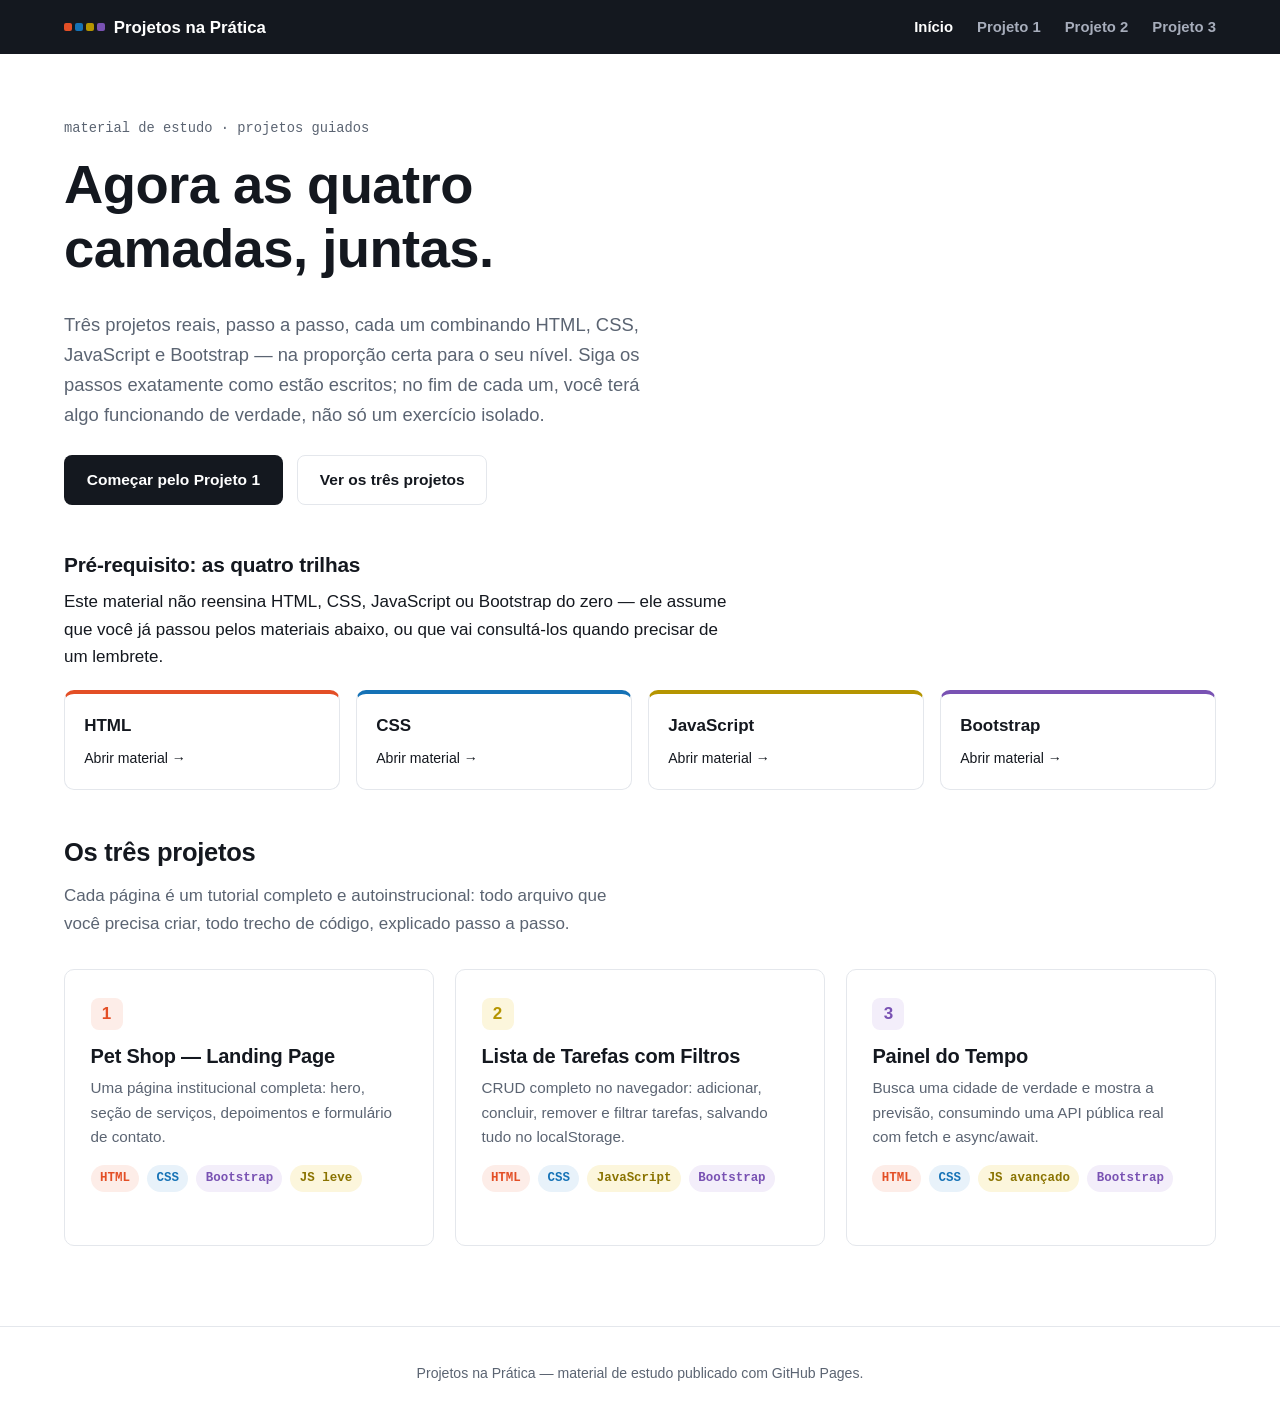
<file: index.html>
<!DOCTYPE html>
<html lang="pt-BR">
<head>
<meta charset="UTF-8">
<meta name="viewport" content="width=device-width, initial-scale=1">
<title>Projetos na Prática</title>
<meta name="description" content="Três projetos passo a passo combinando HTML, CSS, JavaScript e Bootstrap, do básico ao avançado.">
<link rel="stylesheet" href="assets/css/style.css">
</head>
<body>

<header class="site-header">
  <div class="bar">
    <a class="brand" href="index.html">
      <span class="layers-mark"><span></span><span></span><span></span><span></span></span>
      Projetos na Prática
    </a>
    <nav class="site-nav">
      <a href="index.html" aria-current="page">Início</a>
      <a href="projeto1.html">Projeto 1</a>
      <a href="projeto2.html">Projeto 2</a>
      <a href="projeto3.html">Projeto 3</a>
    </nav>
  </div>
</header>

<main>
  <section class="hero">
    <p class="eyebrow">material de estudo · projetos guiados</p>
    <h1>Agora as quatro camadas, juntas.</h1>
    <p class="lede">Três projetos reais, passo a passo, cada um combinando HTML, CSS, JavaScript e Bootstrap — na proporção certa para o seu nível. Siga os passos exatamente como estão escritos; no fim de cada um, você terá algo funcionando de verdade, não só um exercício isolado.</p>
    <div class="cta-row">
      <a class="btn-custom btn-primary-custom" href="projeto1.html">Começar pelo Projeto 1</a>
      <a class="btn-custom btn-ghost-custom" href="#roteiro">Ver os três projetos</a>
    </div>
  </section>

  <section class="prereqs">
    <h2 style="font-size:1.3rem">Pré-requisito: as quatro trilhas</h2>
    <p class="lede" style="margin-bottom:1.2rem">Este material não reensina HTML, CSS, JavaScript ou Bootstrap do zero — ele assume que você já passou pelos materiais abaixo, ou que vai consultá-los quando precisar de um lembrete.</p>
    <div class="prereq-grid">
      <div class="prereq-card prereq-card--html">
        <div class="ptitle">HTML</div>
        <a href="../html-site/index.html">Abrir material →</a>
      </div>
      <div class="prereq-card prereq-card--css">
        <div class="ptitle">CSS</div>
        <a href="../css-site/index.html">Abrir material →</a>
      </div>
      <div class="prereq-card prereq-card--js">
        <div class="ptitle">JavaScript</div>
        <a href="../js-site/index.html">Abrir material →</a>
      </div>
      <div class="prereq-card prereq-card--bs">
        <div class="ptitle">Bootstrap</div>
        <a href="../bootstrap-site/index.html">Abrir material →</a>
      </div>
    </div>
  </section>

  <section class="roadmap" id="roteiro">
    <h2>Os três projetos</h2>
    <p class="lede">Cada página é um tutorial completo e autoinstrucional: todo arquivo que você precisa criar, todo trecho de código, explicado passo a passo.</p>

    <div class="level-grid">
      <a class="level-card level-card--1" href="projeto1.html">
        <span class="num">1</span>
        <h3>Pet Shop — Landing Page</h3>
        <p>Uma página institucional completa: hero, seção de serviços, depoimentos e formulário de contato.</p>
        <div class="tech-tags">
          <span class="tech-tag tech-tag--html">HTML</span>
          <span class="tech-tag tech-tag--css">CSS</span>
          <span class="tech-tag tech-tag--bs">Bootstrap</span>
          <span class="tech-tag tech-tag--js">JS leve</span>
        </div>
      </a>

      <a class="level-card level-card--2" href="projeto2.html">
        <span class="num">2</span>
        <h3>Lista de Tarefas com Filtros</h3>
        <p>CRUD completo no navegador: adicionar, concluir, remover e filtrar tarefas, salvando tudo no localStorage.</p>
        <div class="tech-tags">
          <span class="tech-tag tech-tag--html">HTML</span>
          <span class="tech-tag tech-tag--css">CSS</span>
          <span class="tech-tag tech-tag--js">JavaScript</span>
          <span class="tech-tag tech-tag--bs">Bootstrap</span>
        </div>
      </a>

      <a class="level-card level-card--3" href="projeto3.html">
        <span class="num">3</span>
        <h3>Painel do Tempo</h3>
        <p>Busca uma cidade de verdade e mostra a previsão, consumindo uma API pública real com fetch e async/await.</p>
        <div class="tech-tags">
          <span class="tech-tag tech-tag--html">HTML</span>
          <span class="tech-tag tech-tag--css">CSS</span>
          <span class="tech-tag tech-tag--js">JS avançado</span>
          <span class="tech-tag tech-tag--bs">Bootstrap</span>
        </div>
      </a>
    </div>
  </section>
</main>

<footer class="site-footer">
  Projetos na Prática — material de estudo publicado com GitHub Pages.
</footer>

</body>
</html>
</file>
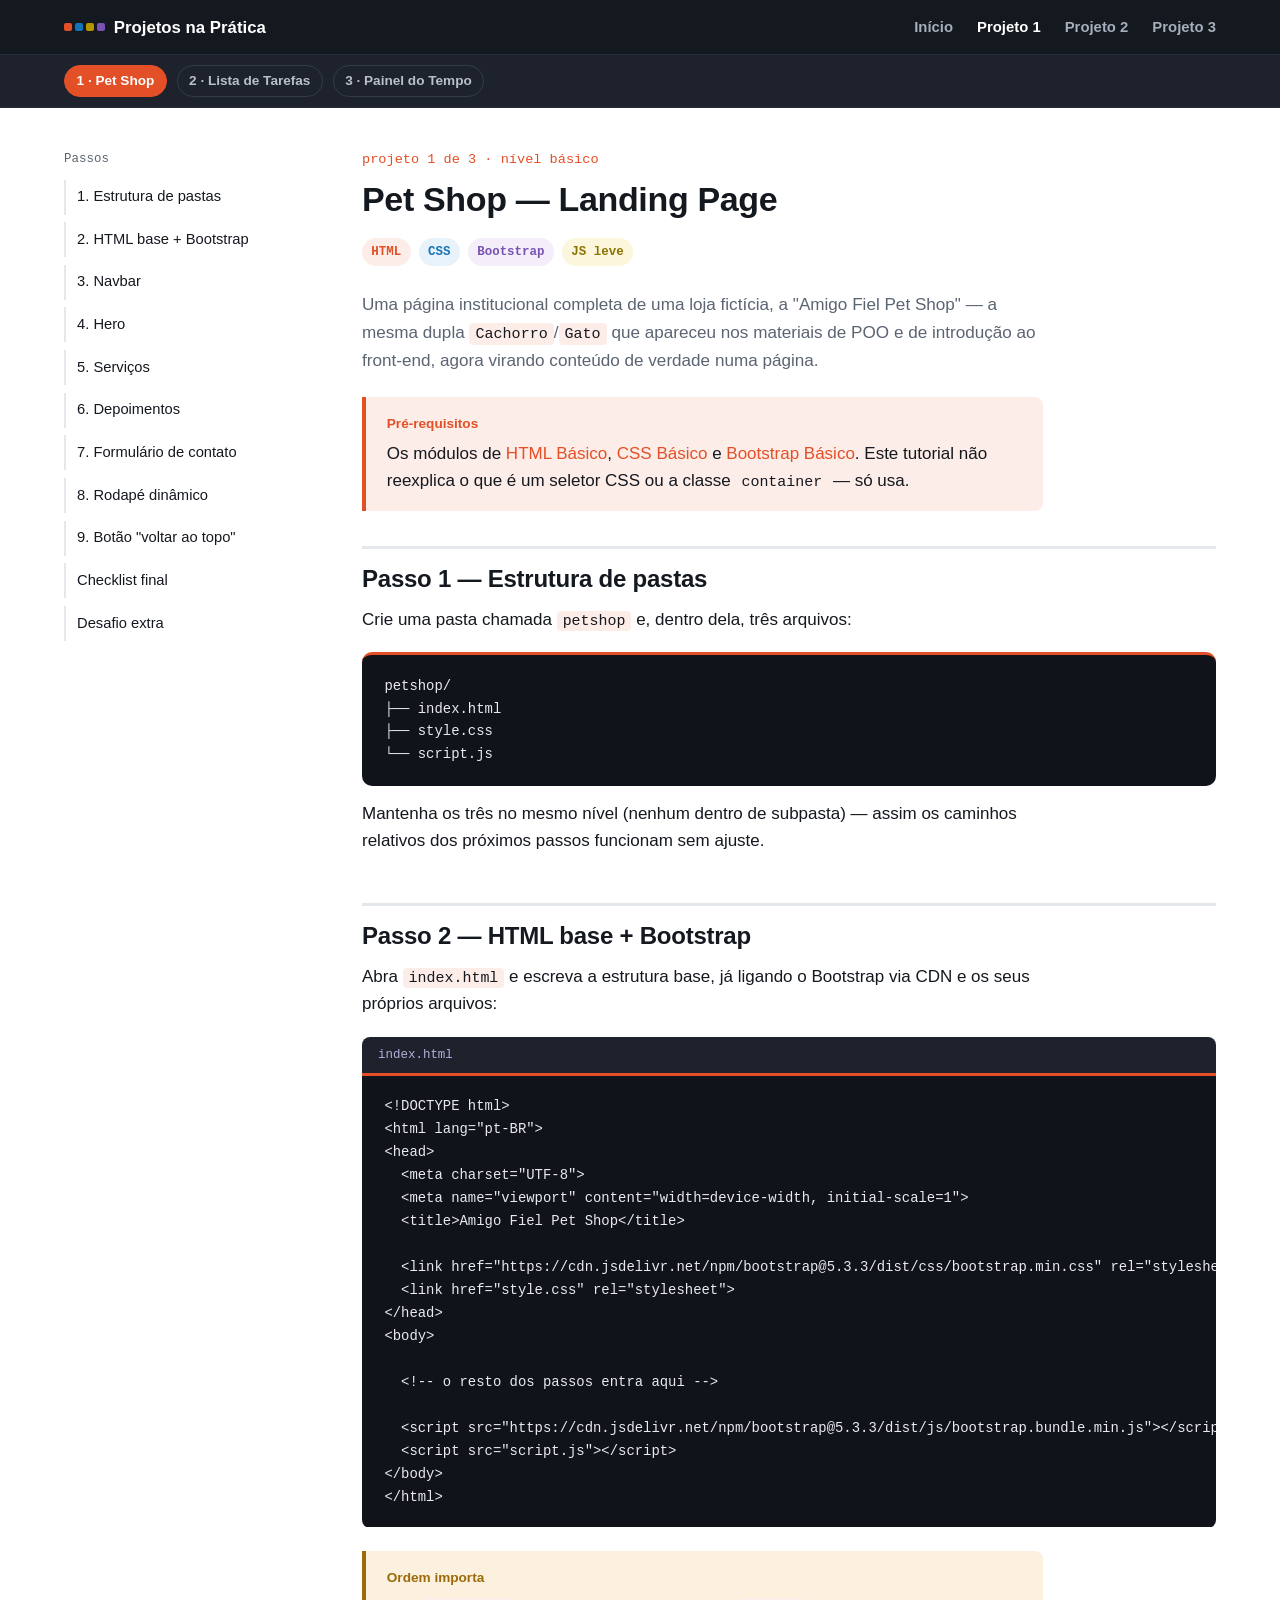
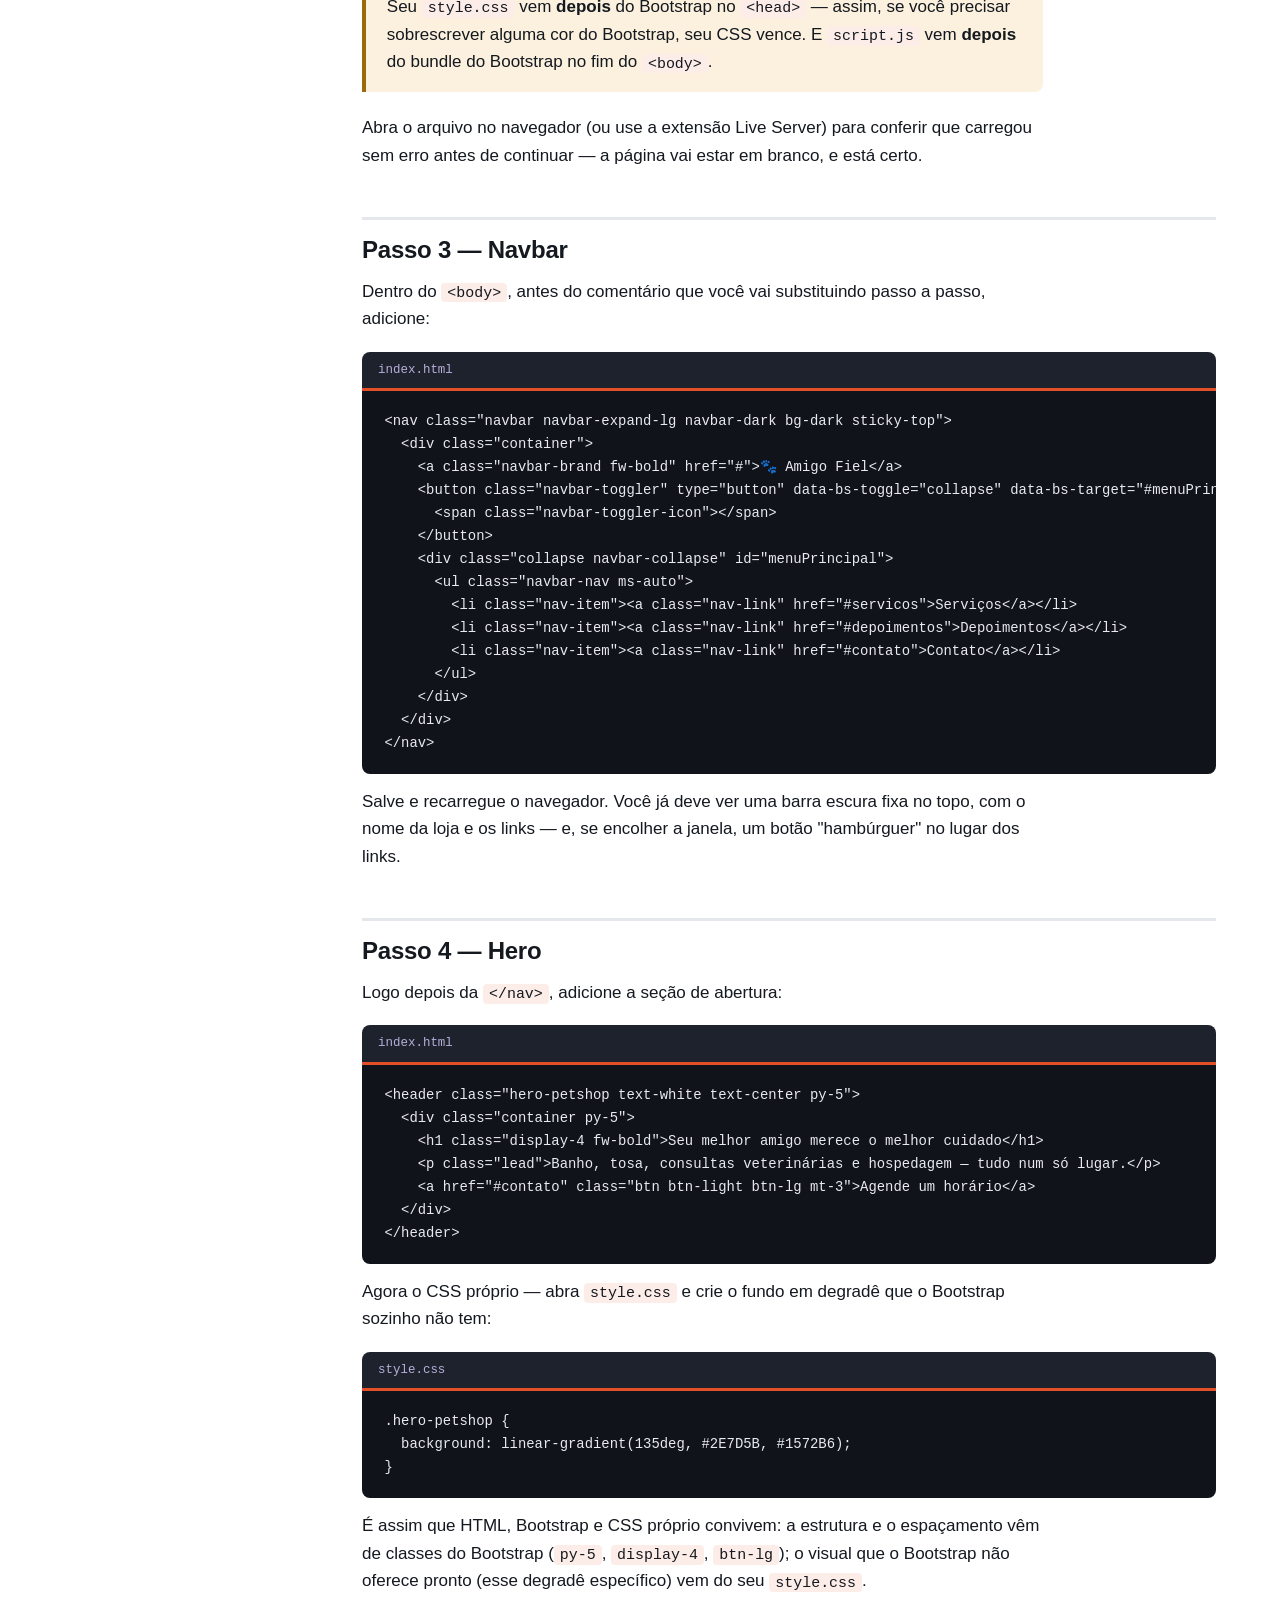
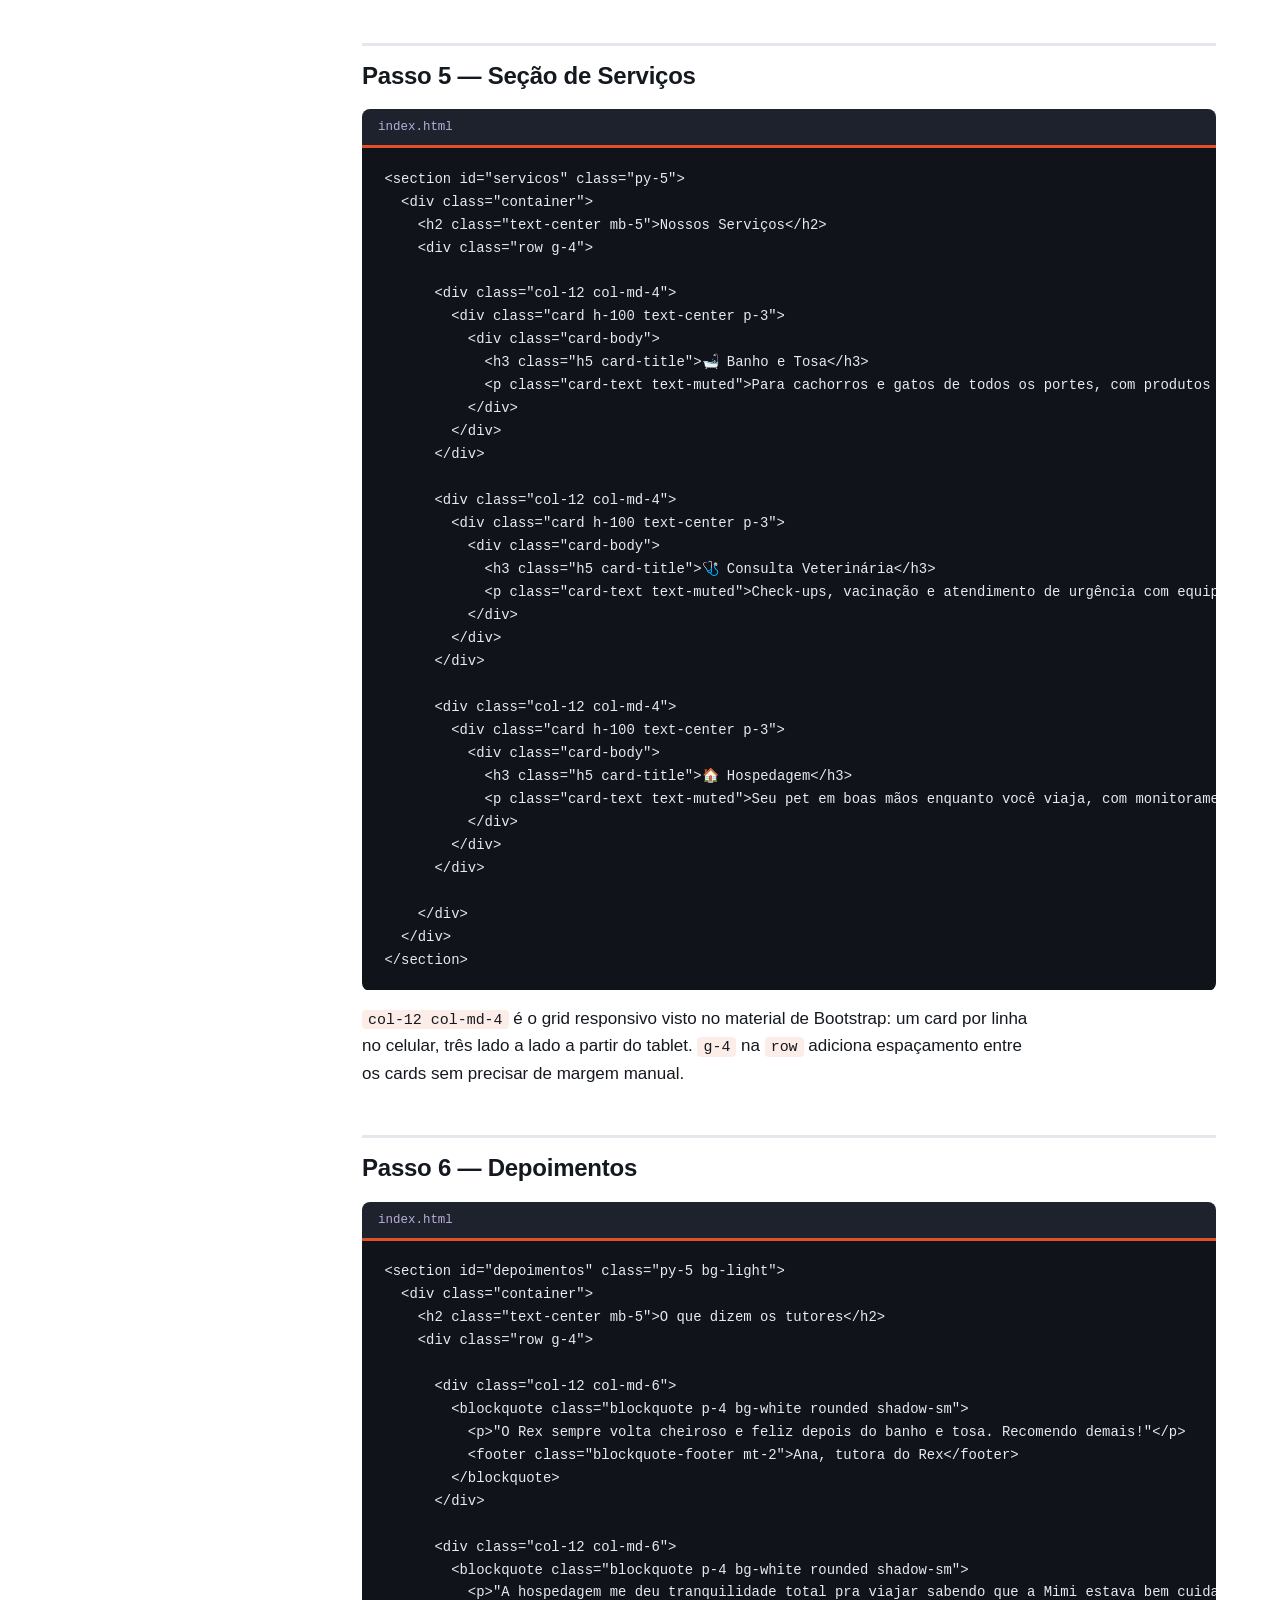
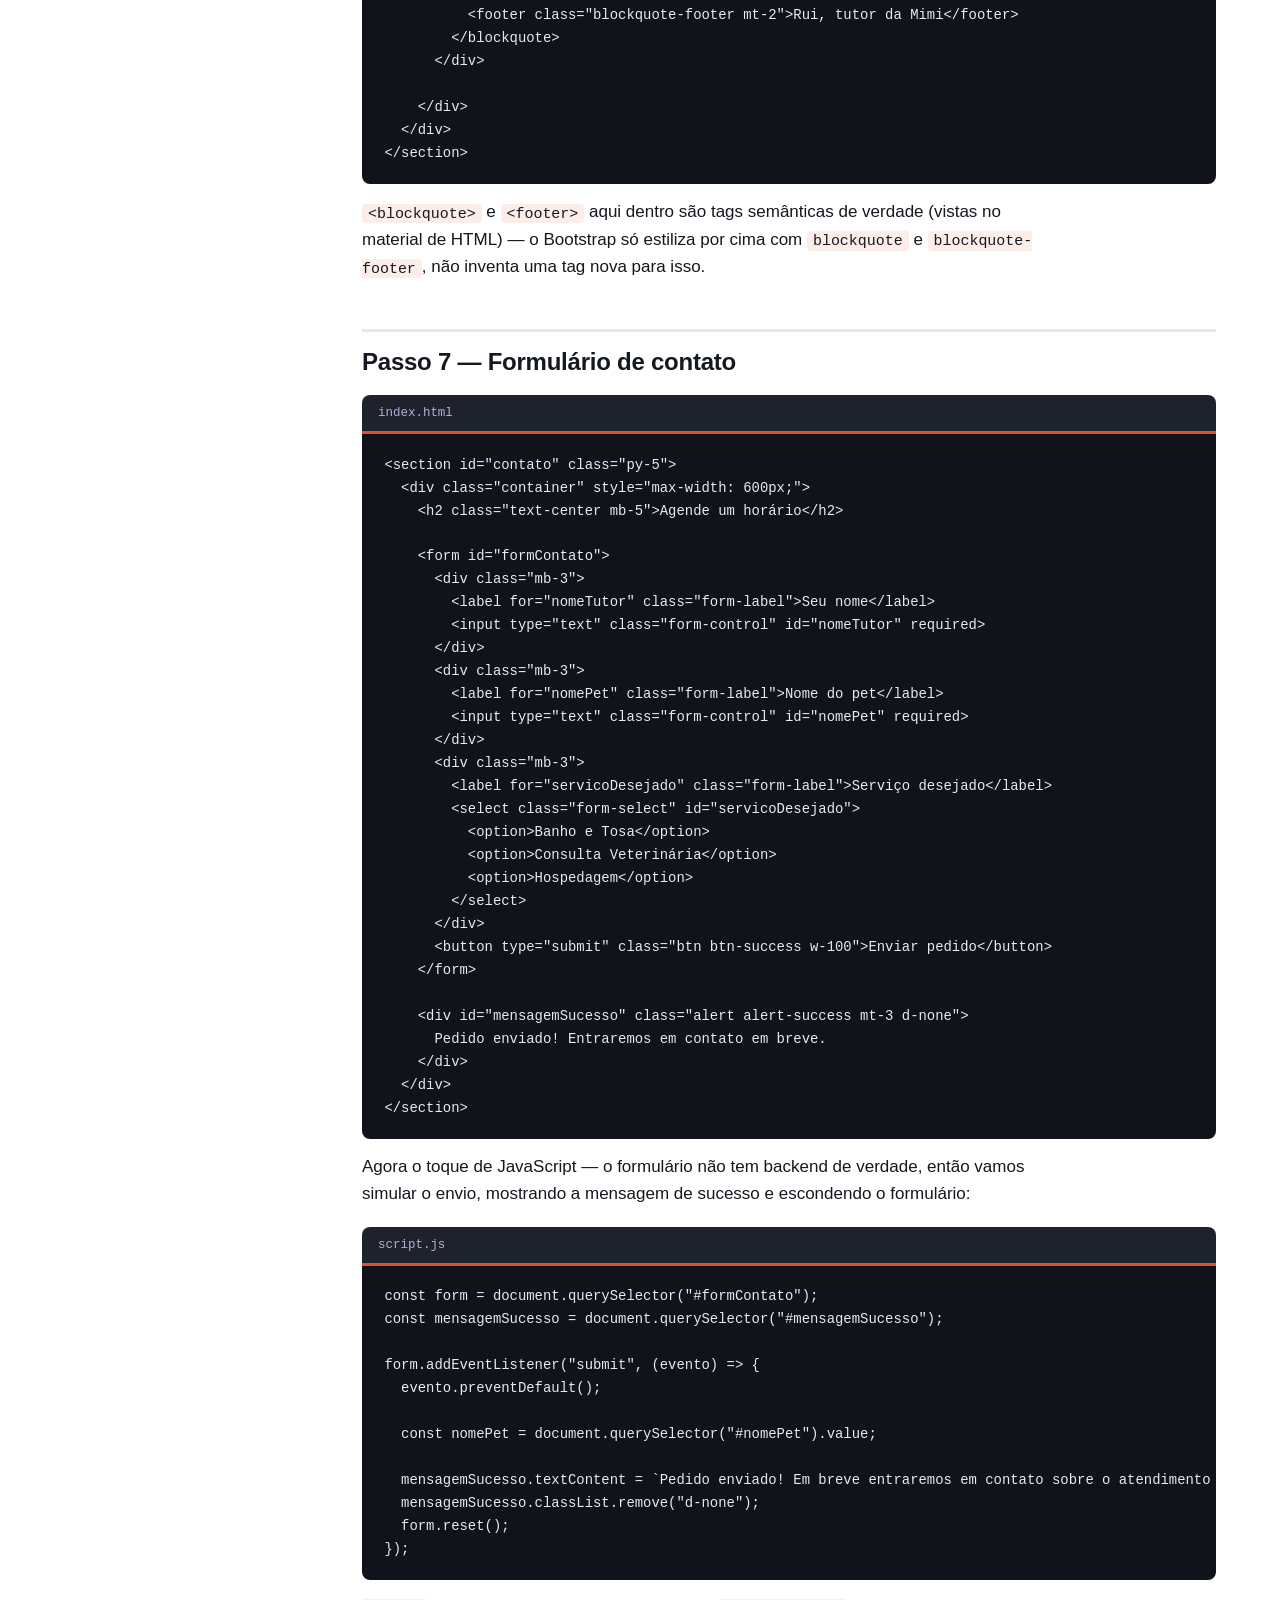
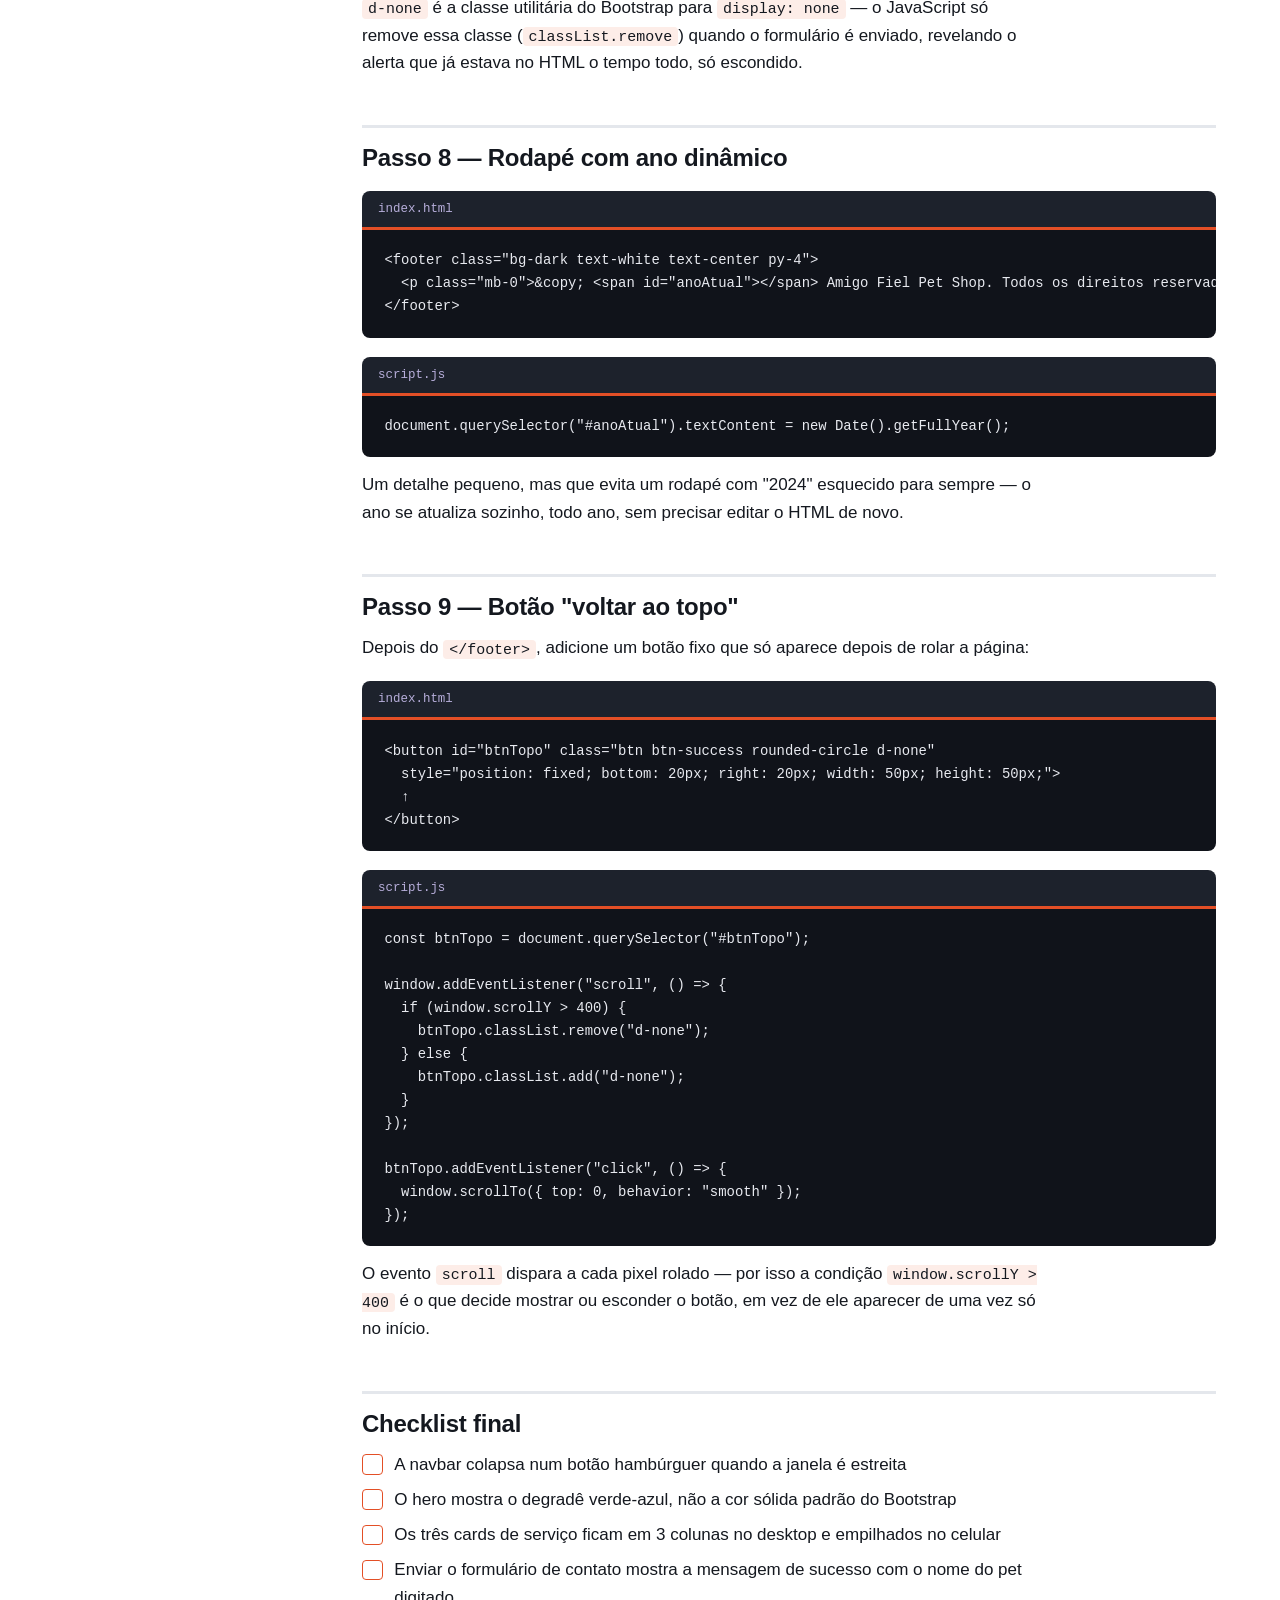
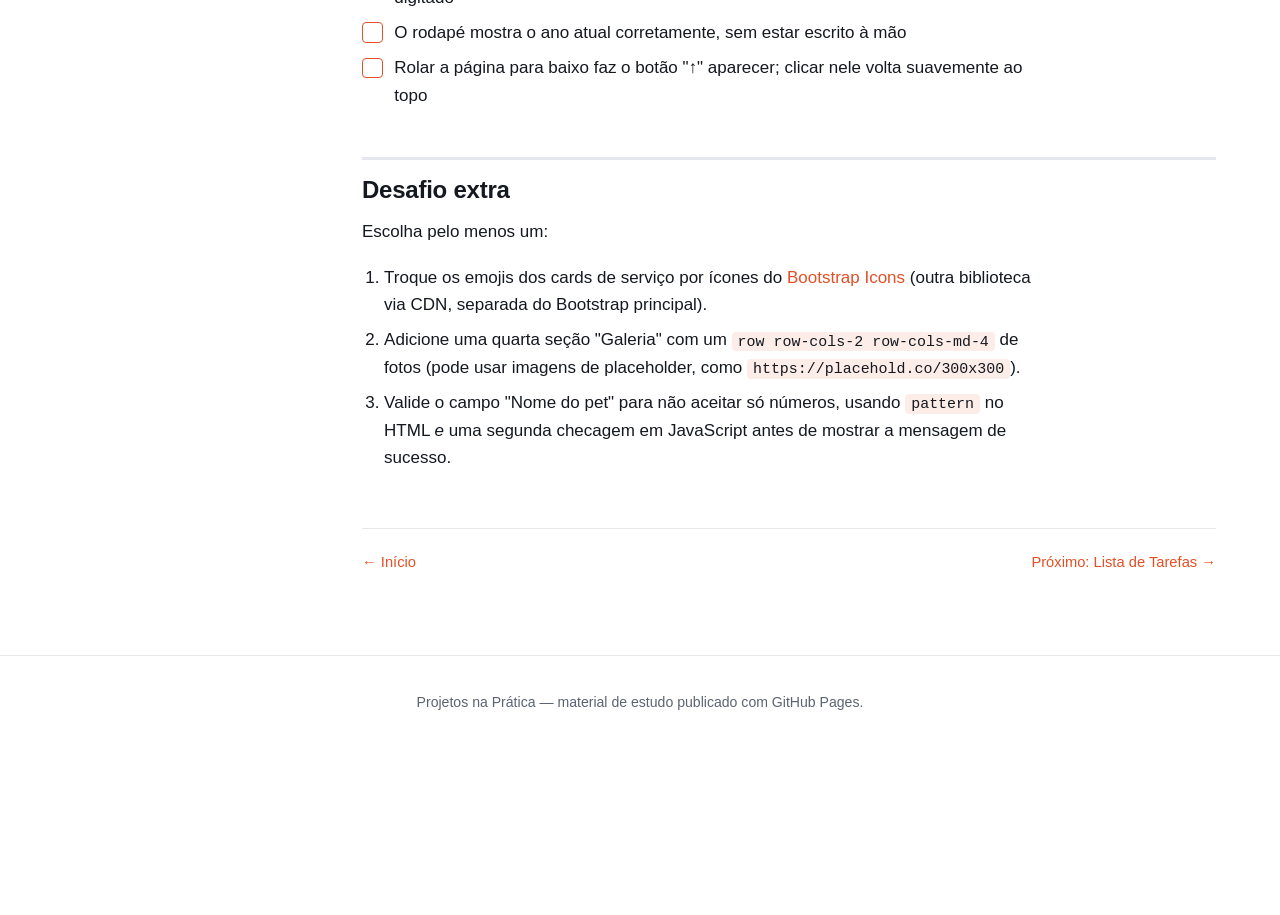
<file: projeto1.html>
<!DOCTYPE html>
<html lang="pt-BR">
<head>
<meta charset="UTF-8">
<meta name="viewport" content="width=device-width, initial-scale=1">
<title>Projeto 1: Pet Shop — Projetos na Prática</title>
<meta name="description" content="Passo a passo: construa uma landing page completa de Pet Shop com HTML, CSS, Bootstrap e um toque de JavaScript.">
<link rel="stylesheet" href="assets/css/style.css">
</head>
<body class="proj-1">

<header class="site-header">
  <div class="bar">
    <a class="brand" href="index.html">
      <span class="layers-mark"><span></span><span></span><span></span><span></span></span>
      Projetos na Prática
    </a>
    <nav class="site-nav">
      <a href="index.html">Início</a>
      <a href="projeto1.html" aria-current="page">Projeto 1</a>
      <a href="projeto2.html">Projeto 2</a>
      <a href="projeto3.html">Projeto 3</a>
    </nav>
  </div>
</header>
<div class="level-nav">
  <div class="bar">
    <a class="level-pill" aria-current="page" href="projeto1.html">1 · Pet Shop</a>
    <a class="level-pill" href="projeto2.html">2 · Lista de Tarefas</a>
    <a class="level-pill" href="projeto3.html">3 · Painel do Tempo</a>
  </div>
</div>

<div class="docs">
  <aside class="docs-side">
    <p class="side-title">Passos</p>
    <ul>
      <li><a href="#passo1">1. Estrutura de pastas</a></li>
      <li><a href="#passo2">2. HTML base + Bootstrap</a></li>
      <li><a href="#passo3">3. Navbar</a></li>
      <li><a href="#passo4">4. Hero</a></li>
      <li><a href="#passo5">5. Serviços</a></li>
      <li><a href="#passo6">6. Depoimentos</a></li>
      <li><a href="#passo7">7. Formulário de contato</a></li>
      <li><a href="#passo8">8. Rodapé dinâmico</a></li>
      <li><a href="#passo9">9. Botão "voltar ao topo"</a></li>
      <li><a href="#checklist">Checklist final</a></li>
      <li><a href="#desafio">Desafio extra</a></li>
    </ul>
  </aside>

  <main class="docs-main">
    <p class="page-kicker">projeto 1 de 3 · nível básico</p>
    <h1>Pet Shop — Landing Page</h1>
    <div class="tech-tags">
      <span class="tech-tag tech-tag--html">HTML</span>
      <span class="tech-tag tech-tag--css">CSS</span>
      <span class="tech-tag tech-tag--bs">Bootstrap</span>
      <span class="tech-tag tech-tag--js">JS leve</span>
    </div>
    <p class="lede">Uma página institucional completa de uma loja fictícia, a "Amigo Fiel Pet Shop" — a mesma dupla <code>Cachorro</code>/<code>Gato</code> que apareceu nos materiais de POO e de introdução ao front-end, agora virando conteúdo de verdade numa página.</p>

    <div class="callout">
      <span class="label">Pré-requisitos</span>
      <p>Os módulos de <a href="../html-site/basico.html">HTML Básico</a>, <a href="../css-site/basico.html">CSS Básico</a> e <a href="../bootstrap-site/basico.html">Bootstrap Básico</a>. Este tutorial não reexplica o que é um seletor CSS ou a classe <code>container</code> — só usa.</p>
    </div>

    <section id="passo1">
      <h2>Passo 1 — Estrutura de pastas</h2>
      <p>Crie uma pasta chamada <code>petshop</code> e, dentro dela, três arquivos:</p>
      <pre><code>petshop/
├── index.html
├── style.css
└── script.js</code></pre>
      <p class="note">Mantenha os três no mesmo nível (nenhum dentro de subpasta) — assim os caminhos relativos dos próximos passos funcionam sem ajuste.</p>
    </section>

    <section id="passo2">
      <h2>Passo 2 — HTML base + Bootstrap</h2>
      <p>Abra <code>index.html</code> e escreva a estrutura base, já ligando o Bootstrap via CDN e os seus próprios arquivos:</p>
      <div class="filebar">index.html</div>
      <pre><code>&lt;!DOCTYPE html&gt;
&lt;html lang="pt-BR"&gt;
&lt;head&gt;
  &lt;meta charset="UTF-8"&gt;
  &lt;meta name="viewport" content="width=device-width, initial-scale=1"&gt;
  &lt;title&gt;Amigo Fiel Pet Shop&lt;/title&gt;

  &lt;link href="https://cdn.jsdelivr.net/npm/bootstrap@5.3.3/dist/css/bootstrap.min.css" rel="stylesheet"&gt;
  &lt;link href="style.css" rel="stylesheet"&gt;
&lt;/head&gt;
&lt;body&gt;

  &lt;!-- o resto dos passos entra aqui --&gt;

  &lt;script src="https://cdn.jsdelivr.net/npm/bootstrap@5.3.3/dist/js/bootstrap.bundle.min.js"&gt;&lt;/script&gt;
  &lt;script src="script.js"&gt;&lt;/script&gt;
&lt;/body&gt;
&lt;/html&gt;</code></pre>
      <div class="callout warn">
        <span class="label">Ordem importa</span>
        <p>Seu <code>style.css</code> vem <strong>depois</strong> do Bootstrap no <code>&lt;head&gt;</code> — assim, se você precisar sobrescrever alguma cor do Bootstrap, seu CSS vence. E <code>script.js</code> vem <strong>depois</strong> do bundle do Bootstrap no fim do <code>&lt;body&gt;</code>.</p>
      </div>
      <p>Abra o arquivo no navegador (ou use a extensão Live Server) para conferir que carregou sem erro antes de continuar — a página vai estar em branco, e está certo.</p>
    </section>

    <section id="passo3">
      <h2>Passo 3 — Navbar</h2>
      <p>Dentro do <code>&lt;body&gt;</code>, antes do comentário que você vai substituindo passo a passo, adicione:</p>
      <div class="filebar">index.html</div>
      <pre><code>&lt;nav class="navbar navbar-expand-lg navbar-dark bg-dark sticky-top"&gt;
  &lt;div class="container"&gt;
    &lt;a class="navbar-brand fw-bold" href="#"&gt;🐾 Amigo Fiel&lt;/a&gt;
    &lt;button class="navbar-toggler" type="button" data-bs-toggle="collapse" data-bs-target="#menuPrincipal"&gt;
      &lt;span class="navbar-toggler-icon"&gt;&lt;/span&gt;
    &lt;/button&gt;
    &lt;div class="collapse navbar-collapse" id="menuPrincipal"&gt;
      &lt;ul class="navbar-nav ms-auto"&gt;
        &lt;li class="nav-item"&gt;&lt;a class="nav-link" href="#servicos"&gt;Serviços&lt;/a&gt;&lt;/li&gt;
        &lt;li class="nav-item"&gt;&lt;a class="nav-link" href="#depoimentos"&gt;Depoimentos&lt;/a&gt;&lt;/li&gt;
        &lt;li class="nav-item"&gt;&lt;a class="nav-link" href="#contato"&gt;Contato&lt;/a&gt;&lt;/li&gt;
      &lt;/ul&gt;
    &lt;/div&gt;
  &lt;/div&gt;
&lt;/nav&gt;</code></pre>
      <p>Salve e recarregue o navegador. Você já deve ver uma barra escura fixa no topo, com o nome da loja e os links — e, se encolher a janela, um botão "hambúrguer" no lugar dos links.</p>
    </section>

    <section id="passo4">
      <h2>Passo 4 — Hero</h2>
      <p>Logo depois da <code>&lt;/nav&gt;</code>, adicione a seção de abertura:</p>
      <div class="filebar">index.html</div>
      <pre><code>&lt;header class="hero-petshop text-white text-center py-5"&gt;
  &lt;div class="container py-5"&gt;
    &lt;h1 class="display-4 fw-bold"&gt;Seu melhor amigo merece o melhor cuidado&lt;/h1&gt;
    &lt;p class="lead"&gt;Banho, tosa, consultas veterinárias e hospedagem — tudo num só lugar.&lt;/p&gt;
    &lt;a href="#contato" class="btn btn-light btn-lg mt-3"&gt;Agende um horário&lt;/a&gt;
  &lt;/div&gt;
&lt;/header&gt;</code></pre>
      <p>Agora o CSS próprio — abra <code>style.css</code> e crie o fundo em degradê que o Bootstrap sozinho não tem:</p>
      <div class="filebar">style.css</div>
      <pre><code>.hero-petshop {
  background: linear-gradient(135deg, #2E7D5B, #1572B6);
}</code></pre>
      <p class="note">É assim que HTML, Bootstrap e CSS próprio convivem: a estrutura e o espaçamento vêm de classes do Bootstrap (<code>py-5</code>, <code>display-4</code>, <code>btn-lg</code>); o visual que o Bootstrap não oferece pronto (esse degradê específico) vem do seu <code>style.css</code>.</p>
    </section>

    <section id="passo5">
      <h2>Passo 5 — Seção de Serviços</h2>
      <div class="filebar">index.html</div>
      <pre><code>&lt;section id="servicos" class="py-5"&gt;
  &lt;div class="container"&gt;
    &lt;h2 class="text-center mb-5"&gt;Nossos Serviços&lt;/h2&gt;
    &lt;div class="row g-4"&gt;

      &lt;div class="col-12 col-md-4"&gt;
        &lt;div class="card h-100 text-center p-3"&gt;
          &lt;div class="card-body"&gt;
            &lt;h3 class="h5 card-title"&gt;🛁 Banho e Tosa&lt;/h3&gt;
            &lt;p class="card-text text-muted"&gt;Para cachorros e gatos de todos os portes, com produtos hipoalergênicos.&lt;/p&gt;
          &lt;/div&gt;
        &lt;/div&gt;
      &lt;/div&gt;

      &lt;div class="col-12 col-md-4"&gt;
        &lt;div class="card h-100 text-center p-3"&gt;
          &lt;div class="card-body"&gt;
            &lt;h3 class="h5 card-title"&gt;🩺 Consulta Veterinária&lt;/h3&gt;
            &lt;p class="card-text text-muted"&gt;Check-ups, vacinação e atendimento de urgência com equipe especializada.&lt;/p&gt;
          &lt;/div&gt;
        &lt;/div&gt;
      &lt;/div&gt;

      &lt;div class="col-12 col-md-4"&gt;
        &lt;div class="card h-100 text-center p-3"&gt;
          &lt;div class="card-body"&gt;
            &lt;h3 class="h5 card-title"&gt;🏠 Hospedagem&lt;/h3&gt;
            &lt;p class="card-text text-muted"&gt;Seu pet em boas mãos enquanto você viaja, com monitoramento diário.&lt;/p&gt;
          &lt;/div&gt;
        &lt;/div&gt;
      &lt;/div&gt;

    &lt;/div&gt;
  &lt;/div&gt;
&lt;/section&gt;</code></pre>
      <p><code>col-12 col-md-4</code> é o grid responsivo visto no material de Bootstrap: um card por linha no celular, três lado a lado a partir do tablet. <code>g-4</code> na <code>row</code> adiciona espaçamento entre os cards sem precisar de margem manual.</p>
    </section>

    <section id="passo6">
      <h2>Passo 6 — Depoimentos</h2>
      <div class="filebar">index.html</div>
      <pre><code>&lt;section id="depoimentos" class="py-5 bg-light"&gt;
  &lt;div class="container"&gt;
    &lt;h2 class="text-center mb-5"&gt;O que dizem os tutores&lt;/h2&gt;
    &lt;div class="row g-4"&gt;

      &lt;div class="col-12 col-md-6"&gt;
        &lt;blockquote class="blockquote p-4 bg-white rounded shadow-sm"&gt;
          &lt;p&gt;"O Rex sempre volta cheiroso e feliz depois do banho e tosa. Recomendo demais!"&lt;/p&gt;
          &lt;footer class="blockquote-footer mt-2"&gt;Ana, tutora do Rex&lt;/footer&gt;
        &lt;/blockquote&gt;
      &lt;/div&gt;

      &lt;div class="col-12 col-md-6"&gt;
        &lt;blockquote class="blockquote p-4 bg-white rounded shadow-sm"&gt;
          &lt;p&gt;"A hospedagem me deu tranquilidade total pra viajar sabendo que a Mimi estava bem cuidada."&lt;/p&gt;
          &lt;footer class="blockquote-footer mt-2"&gt;Rui, tutor da Mimi&lt;/footer&gt;
        &lt;/blockquote&gt;
      &lt;/div&gt;

    &lt;/div&gt;
  &lt;/div&gt;
&lt;/section&gt;</code></pre>
      <p class="note"><code>&lt;blockquote&gt;</code> e <code>&lt;footer&gt;</code> aqui dentro são tags semânticas de verdade (vistas no material de HTML) — o Bootstrap só estiliza por cima com <code>blockquote</code> e <code>blockquote-footer</code>, não inventa uma tag nova para isso.</p>
    </section>

    <section id="passo7">
      <h2>Passo 7 — Formulário de contato</h2>
      <div class="filebar">index.html</div>
      <pre><code>&lt;section id="contato" class="py-5"&gt;
  &lt;div class="container" style="max-width: 600px;"&gt;
    &lt;h2 class="text-center mb-5"&gt;Agende um horário&lt;/h2&gt;

    &lt;form id="formContato"&gt;
      &lt;div class="mb-3"&gt;
        &lt;label for="nomeTutor" class="form-label"&gt;Seu nome&lt;/label&gt;
        &lt;input type="text" class="form-control" id="nomeTutor" required&gt;
      &lt;/div&gt;
      &lt;div class="mb-3"&gt;
        &lt;label for="nomePet" class="form-label"&gt;Nome do pet&lt;/label&gt;
        &lt;input type="text" class="form-control" id="nomePet" required&gt;
      &lt;/div&gt;
      &lt;div class="mb-3"&gt;
        &lt;label for="servicoDesejado" class="form-label"&gt;Serviço desejado&lt;/label&gt;
        &lt;select class="form-select" id="servicoDesejado"&gt;
          &lt;option&gt;Banho e Tosa&lt;/option&gt;
          &lt;option&gt;Consulta Veterinária&lt;/option&gt;
          &lt;option&gt;Hospedagem&lt;/option&gt;
        &lt;/select&gt;
      &lt;/div&gt;
      &lt;button type="submit" class="btn btn-success w-100"&gt;Enviar pedido&lt;/button&gt;
    &lt;/form&gt;

    &lt;div id="mensagemSucesso" class="alert alert-success mt-3 d-none"&gt;
      Pedido enviado! Entraremos em contato em breve.
    &lt;/div&gt;
  &lt;/div&gt;
&lt;/section&gt;</code></pre>
      <p>Agora o toque de JavaScript — o formulário não tem backend de verdade, então vamos simular o envio, mostrando a mensagem de sucesso e escondendo o formulário:</p>
      <div class="filebar">script.js</div>
      <pre><code>const form = document.querySelector("#formContato");
const mensagemSucesso = document.querySelector("#mensagemSucesso");

form.addEventListener("submit", (evento) => {
  evento.preventDefault();

  const nomePet = document.querySelector("#nomePet").value;

  mensagemSucesso.textContent = `Pedido enviado! Em breve entraremos em contato sobre o atendimento de ${nomePet}.`;
  mensagemSucesso.classList.remove("d-none");
  form.reset();
});</code></pre>
      <p class="note"><code>d-none</code> é a classe utilitária do Bootstrap para <code>display: none</code> — o JavaScript só remove essa classe (<code>classList.remove</code>) quando o formulário é enviado, revelando o alerta que já estava no HTML o tempo todo, só escondido.</p>
    </section>

    <section id="passo8">
      <h2>Passo 8 — Rodapé com ano dinâmico</h2>
      <div class="filebar">index.html</div>
      <pre><code>&lt;footer class="bg-dark text-white text-center py-4"&gt;
  &lt;p class="mb-0"&gt;&amp;copy; &lt;span id="anoAtual"&gt;&lt;/span&gt; Amigo Fiel Pet Shop. Todos os direitos reservados.&lt;/p&gt;
&lt;/footer&gt;</code></pre>
      <div class="filebar">script.js</div>
      <pre><code>document.querySelector("#anoAtual").textContent = new Date().getFullYear();</code></pre>
      <p>Um detalhe pequeno, mas que evita um rodapé com "2024" esquecido para sempre — o ano se atualiza sozinho, todo ano, sem precisar editar o HTML de novo.</p>
    </section>

    <section id="passo9">
      <h2>Passo 9 — Botão "voltar ao topo"</h2>
      <p>Depois do <code>&lt;/footer&gt;</code>, adicione um botão fixo que só aparece depois de rolar a página:</p>
      <div class="filebar">index.html</div>
      <pre><code>&lt;button id="btnTopo" class="btn btn-success rounded-circle d-none"
  style="position: fixed; bottom: 20px; right: 20px; width: 50px; height: 50px;"&gt;
  ↑
&lt;/button&gt;</code></pre>
      <div class="filebar">script.js</div>
      <pre><code>const btnTopo = document.querySelector("#btnTopo");

window.addEventListener("scroll", () => {
  if (window.scrollY > 400) {
    btnTopo.classList.remove("d-none");
  } else {
    btnTopo.classList.add("d-none");
  }
});

btnTopo.addEventListener("click", () => {
  window.scrollTo({ top: 0, behavior: "smooth" });
});</code></pre>
      <p class="note">O evento <code>scroll</code> dispara a cada pixel rolado — por isso a condição <code>window.scrollY &gt; 400</code> é o que decide mostrar ou esconder o botão, em vez de ele aparecer de uma vez só no início.</p>
    </section>

    <section id="checklist">
      <h2>Checklist final</h2>
      <ul class="checklist">
        <li>A navbar colapsa num botão hambúrguer quando a janela é estreita</li>
        <li>O hero mostra o degradê verde-azul, não a cor sólida padrão do Bootstrap</li>
        <li>Os três cards de serviço ficam em 3 colunas no desktop e empilhados no celular</li>
        <li>Enviar o formulário de contato mostra a mensagem de sucesso com o nome do pet digitado</li>
        <li>O rodapé mostra o ano atual corretamente, sem estar escrito à mão</li>
        <li>Rolar a página para baixo faz o botão "↑" aparecer; clicar nele volta suavemente ao topo</li>
      </ul>
    </section>

    <section id="desafio">
      <h2>Desafio extra</h2>
      <p>Escolha pelo menos um:</p>
      <ol>
        <li>Troque os emojis dos cards de serviço por ícones do <a href="https://icons.getbootstrap.com" target="_blank" rel="noopener noreferrer">Bootstrap Icons</a> (outra biblioteca via CDN, separada do Bootstrap principal).</li>
        <li>Adicione uma quarta seção "Galeria" com um <code>row row-cols-2 row-cols-md-4</code> de fotos (pode usar imagens de placeholder, como <code>https://placehold.co/300x300</code>).</li>
        <li>Valide o campo "Nome do pet" para não aceitar só números, usando <code>pattern</code> no HTML <em>e</em> uma segunda checagem em JavaScript antes de mostrar a mensagem de sucesso.</li>
      </ol>
    </section>

    <div class="pagefoot">
      <a href="index.html">← Início</a>
      <a href="projeto2.html">Próximo: Lista de Tarefas →</a>
    </div>
  </main>
</div>

<footer class="site-footer">
  Projetos na Prática — material de estudo publicado com GitHub Pages.
</footer>

</body>
</html>
</file>
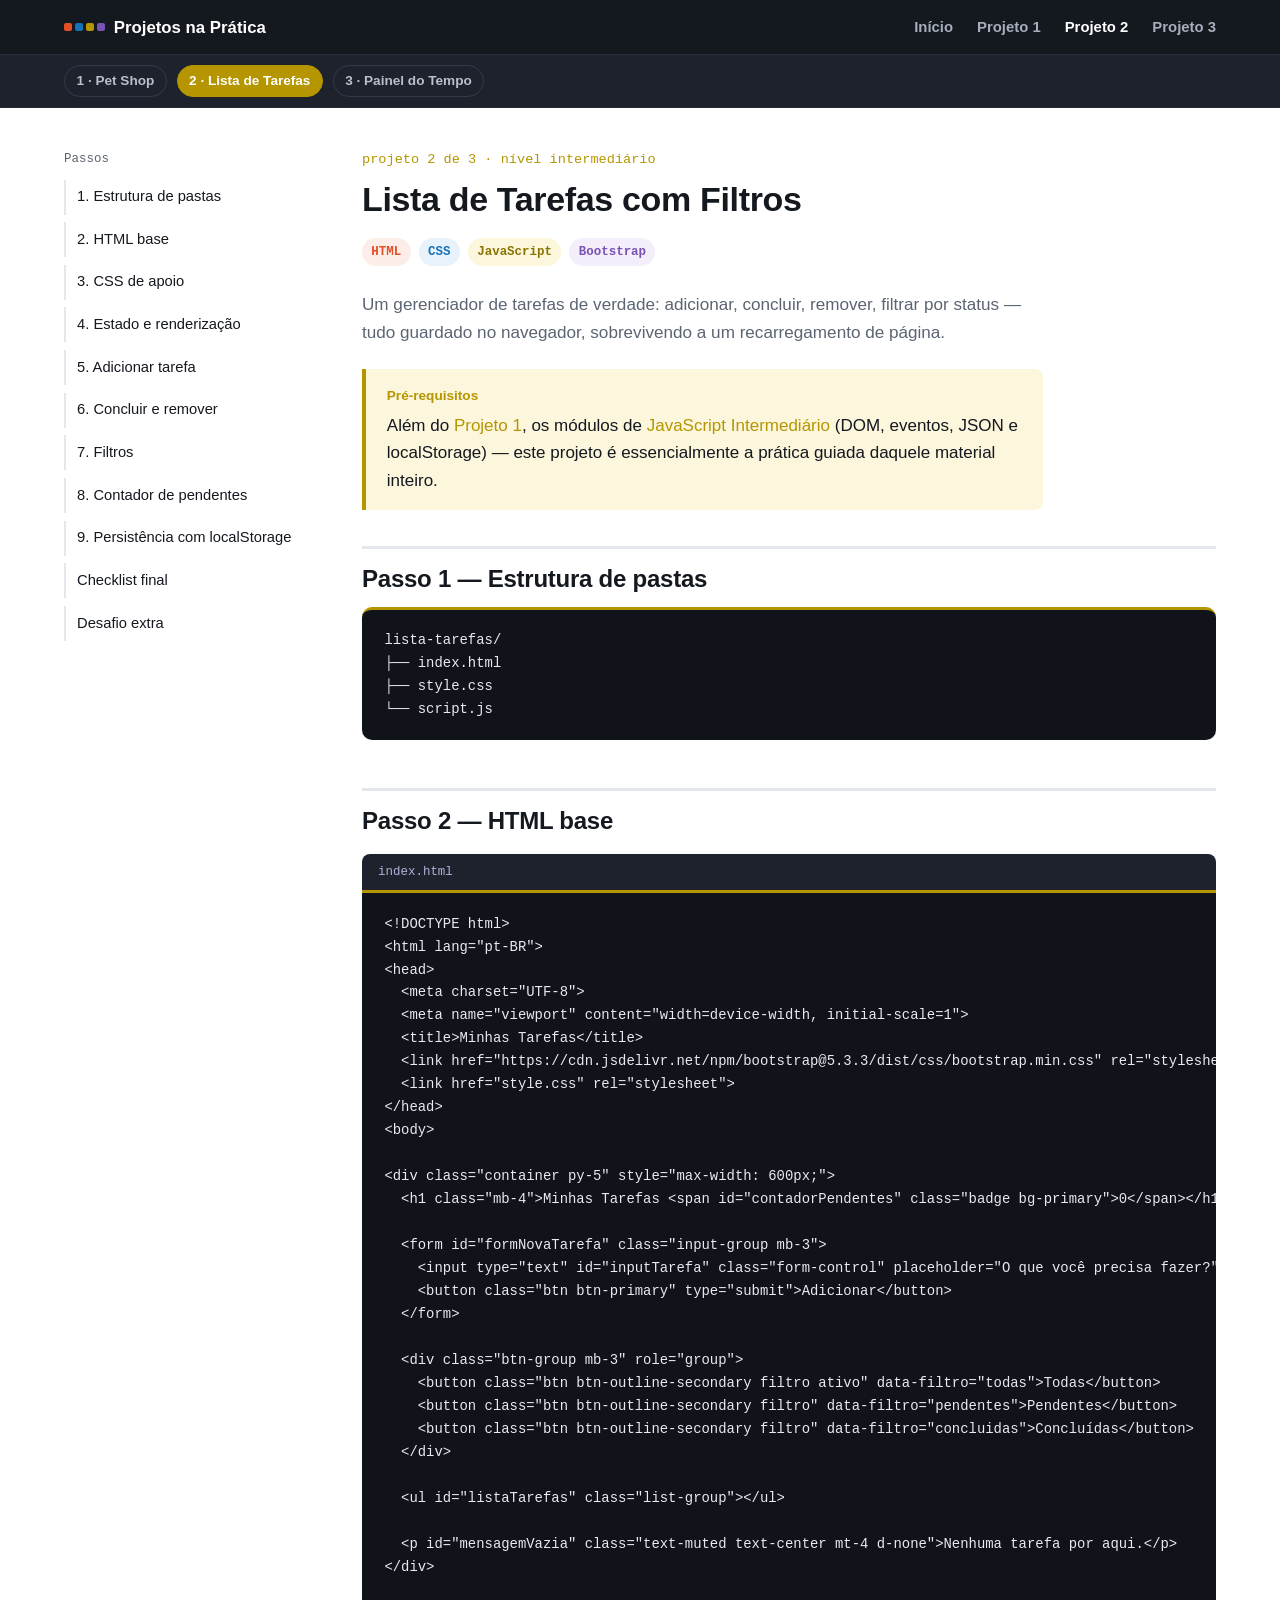
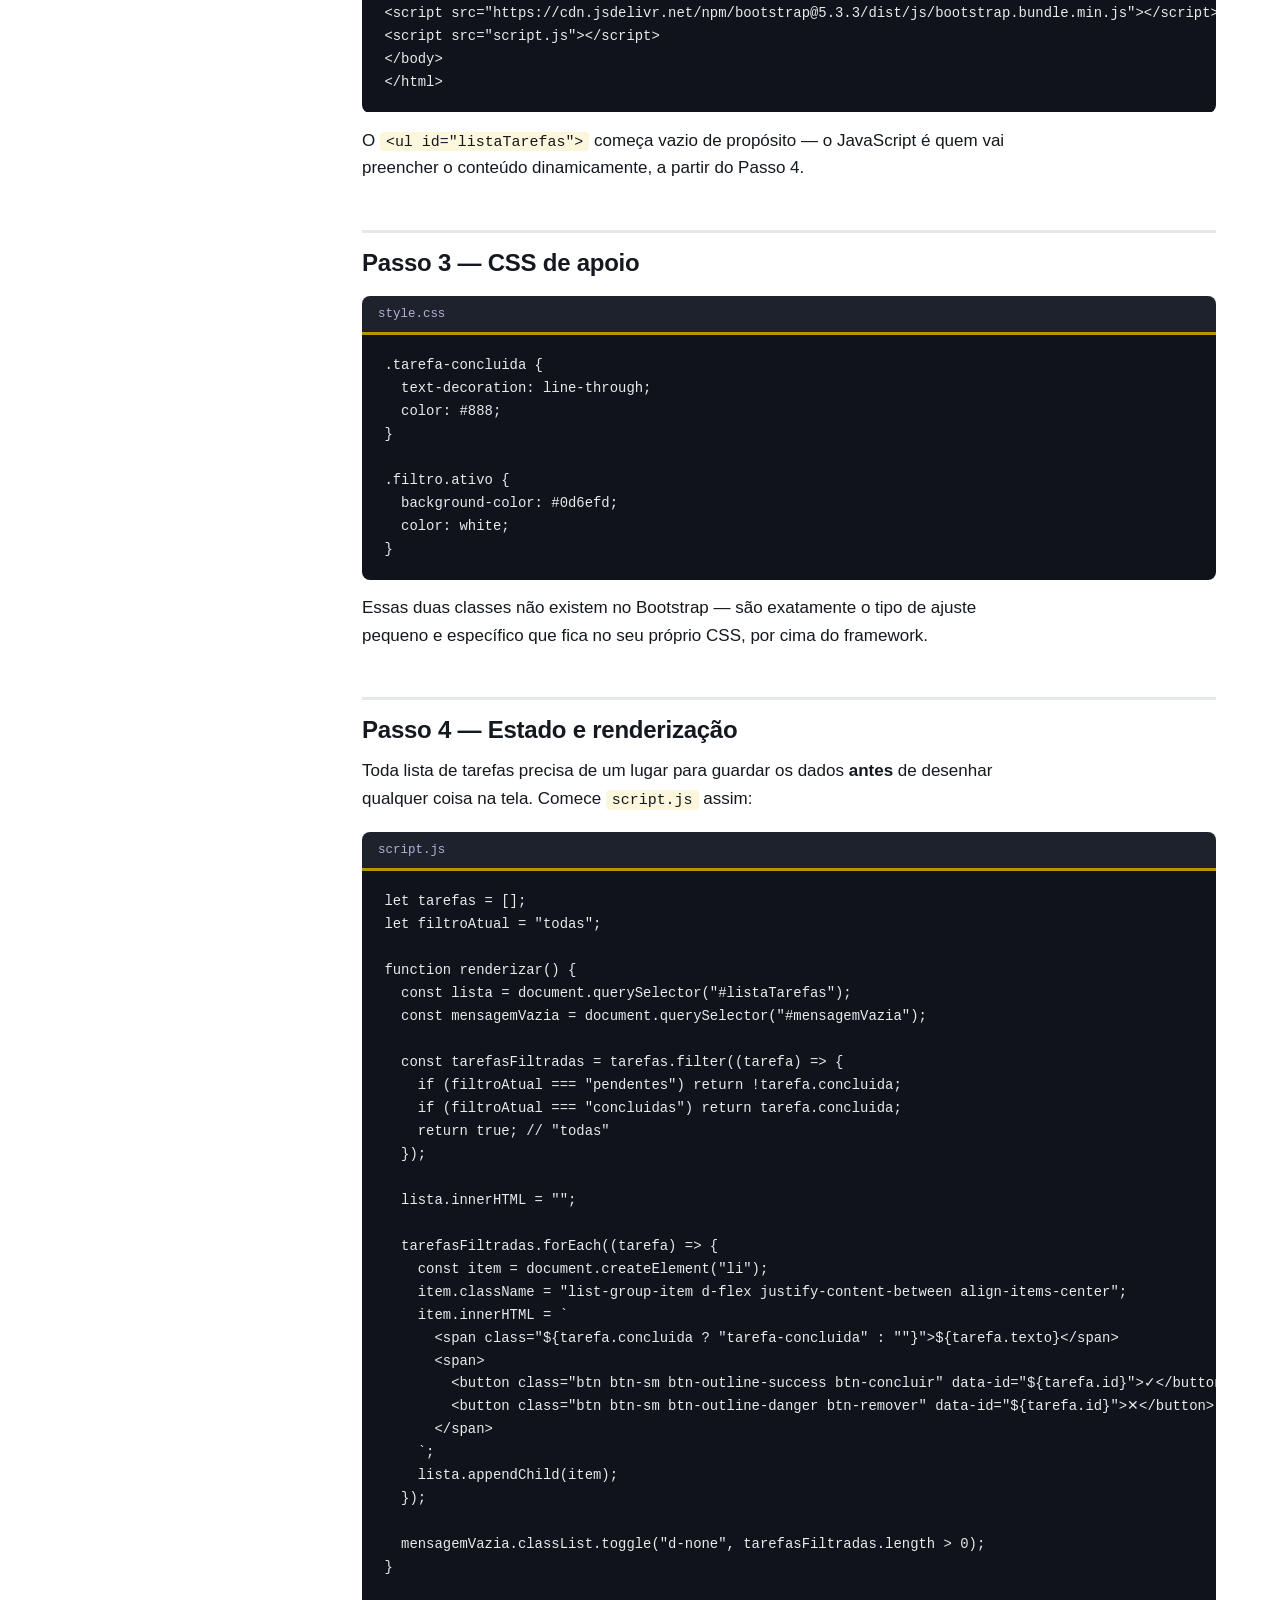
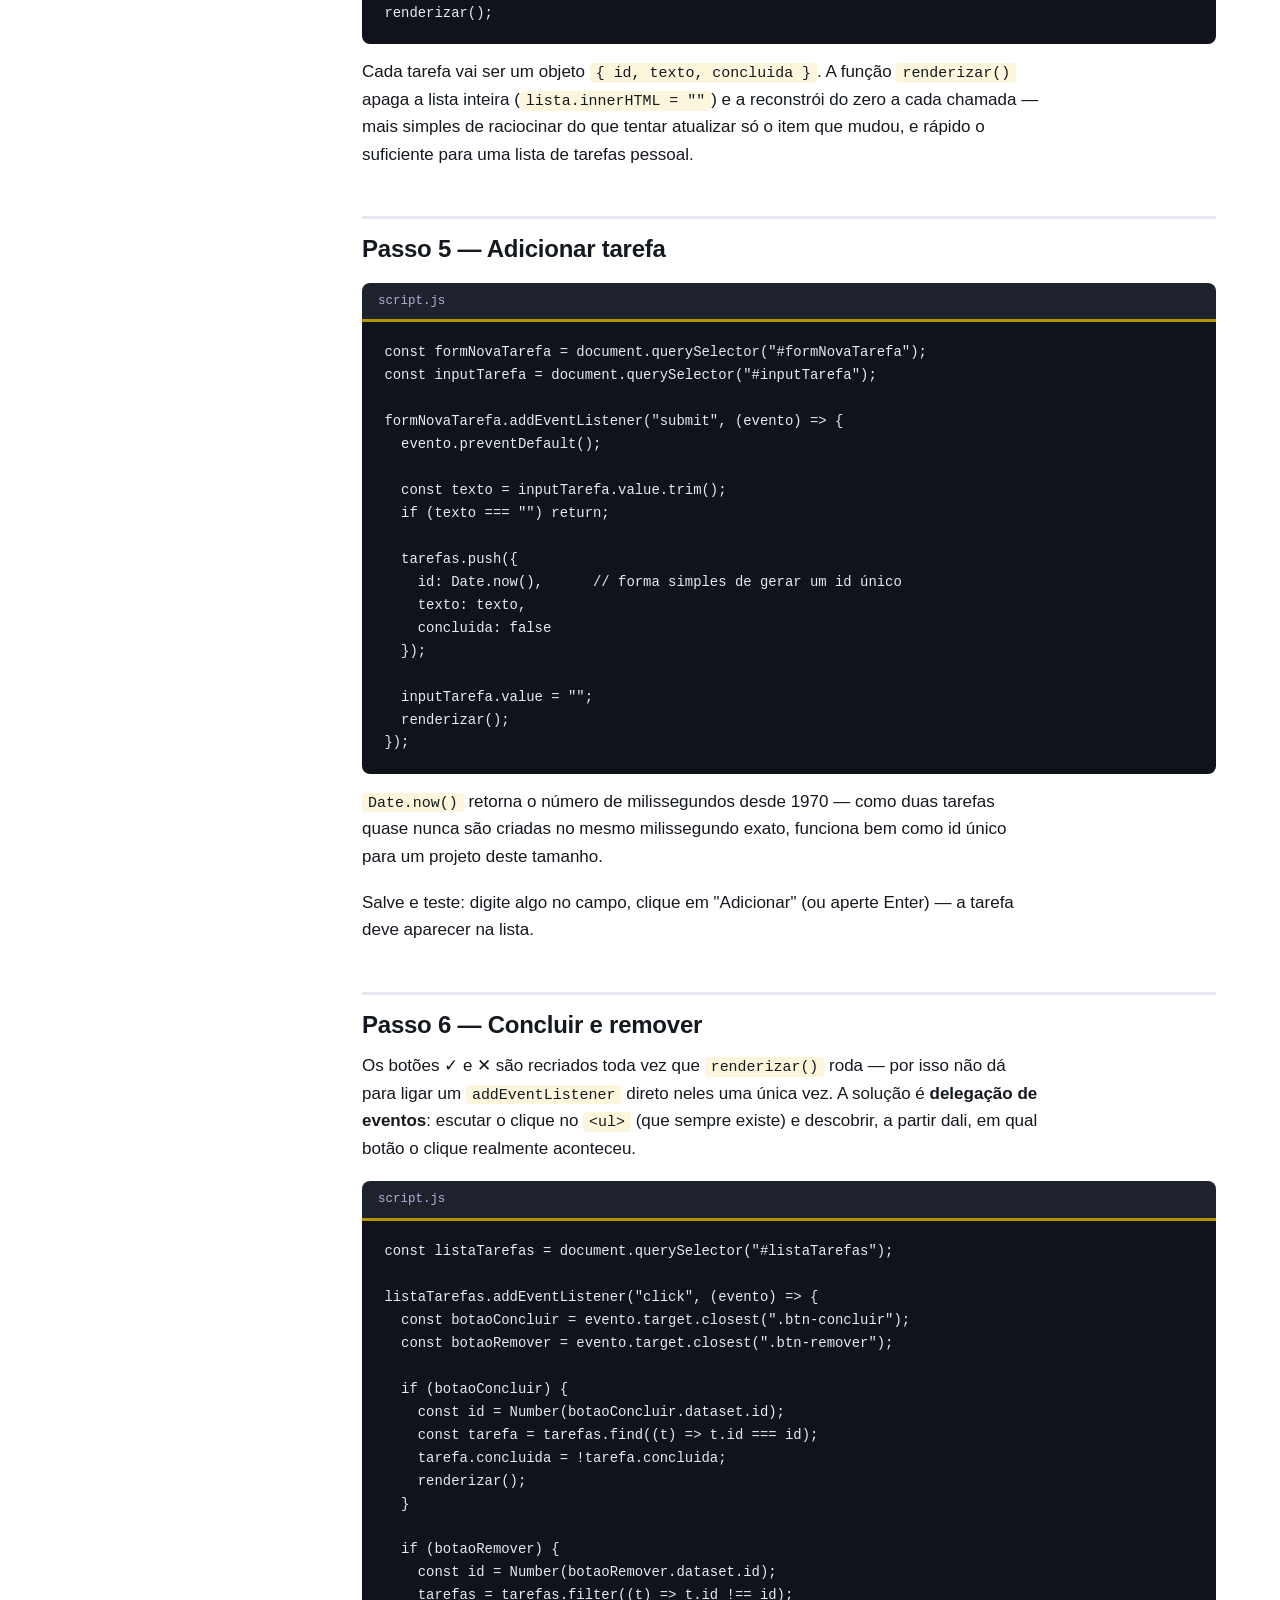
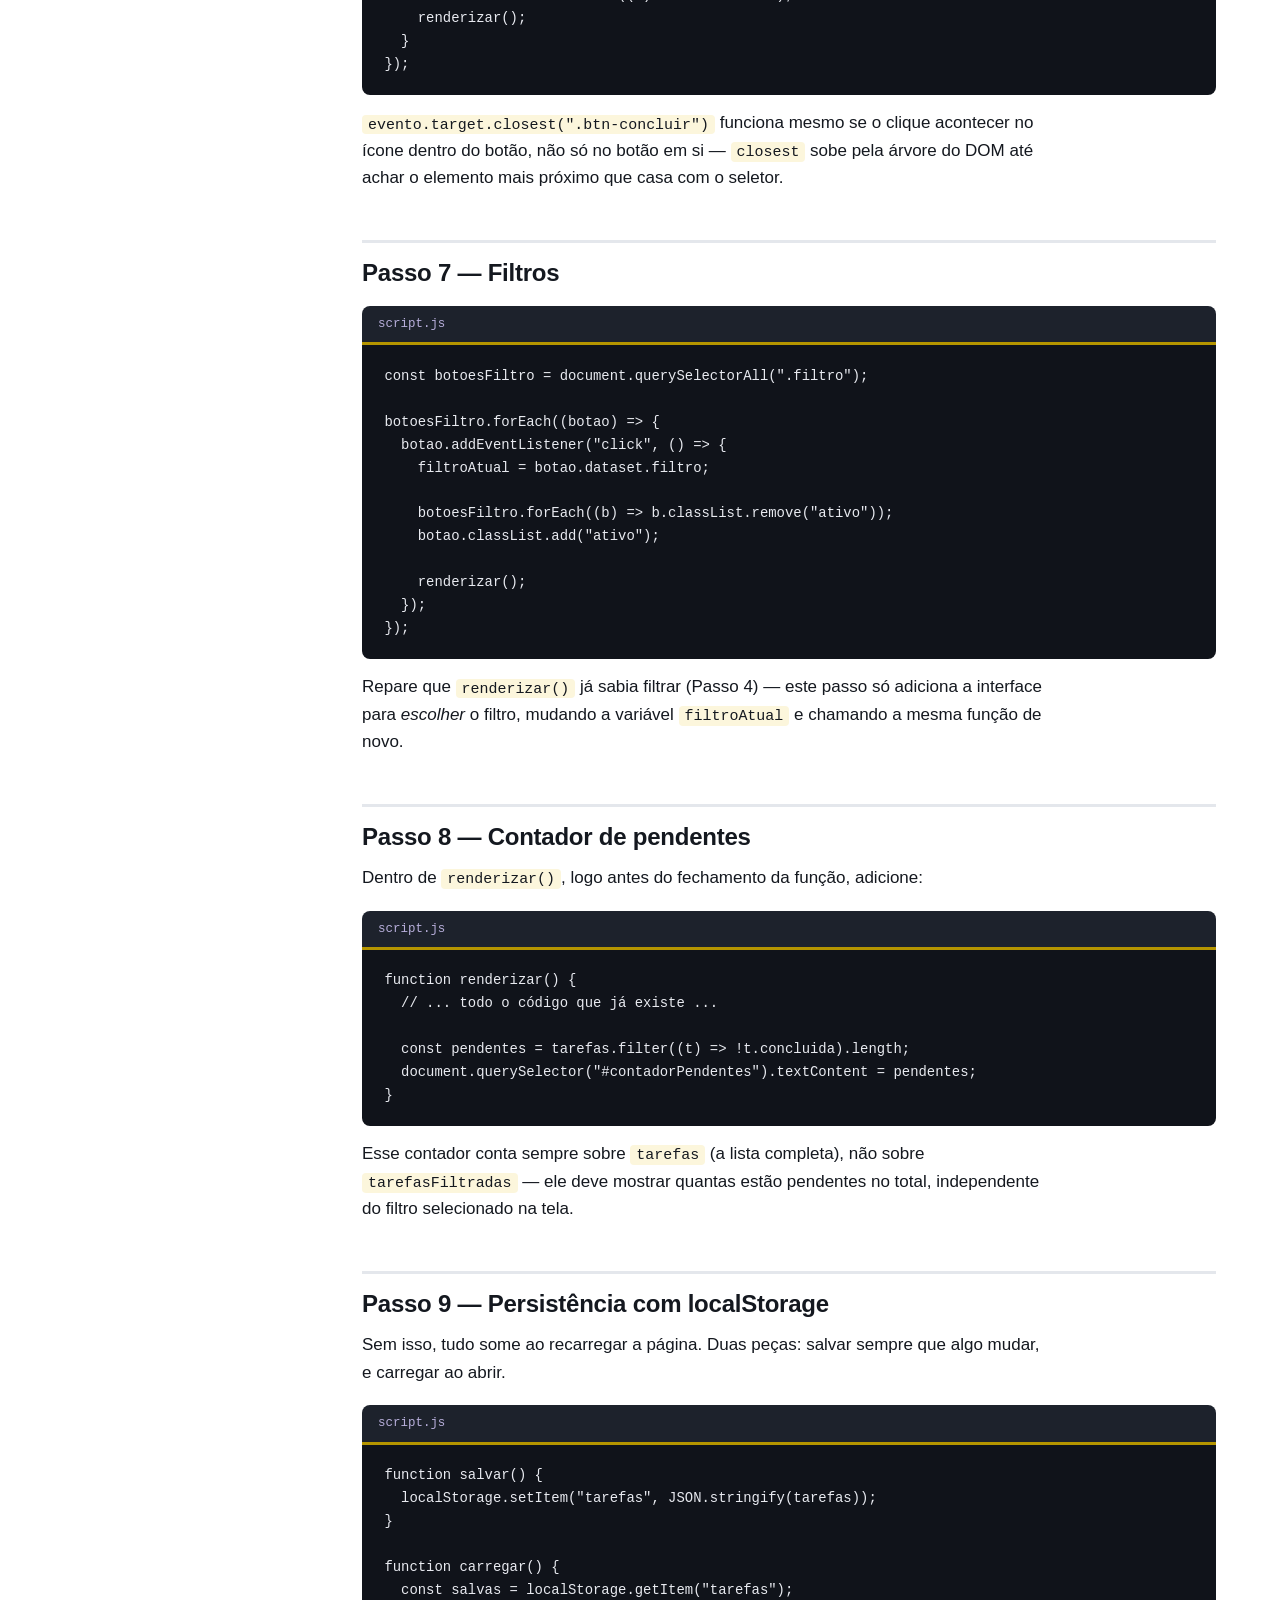
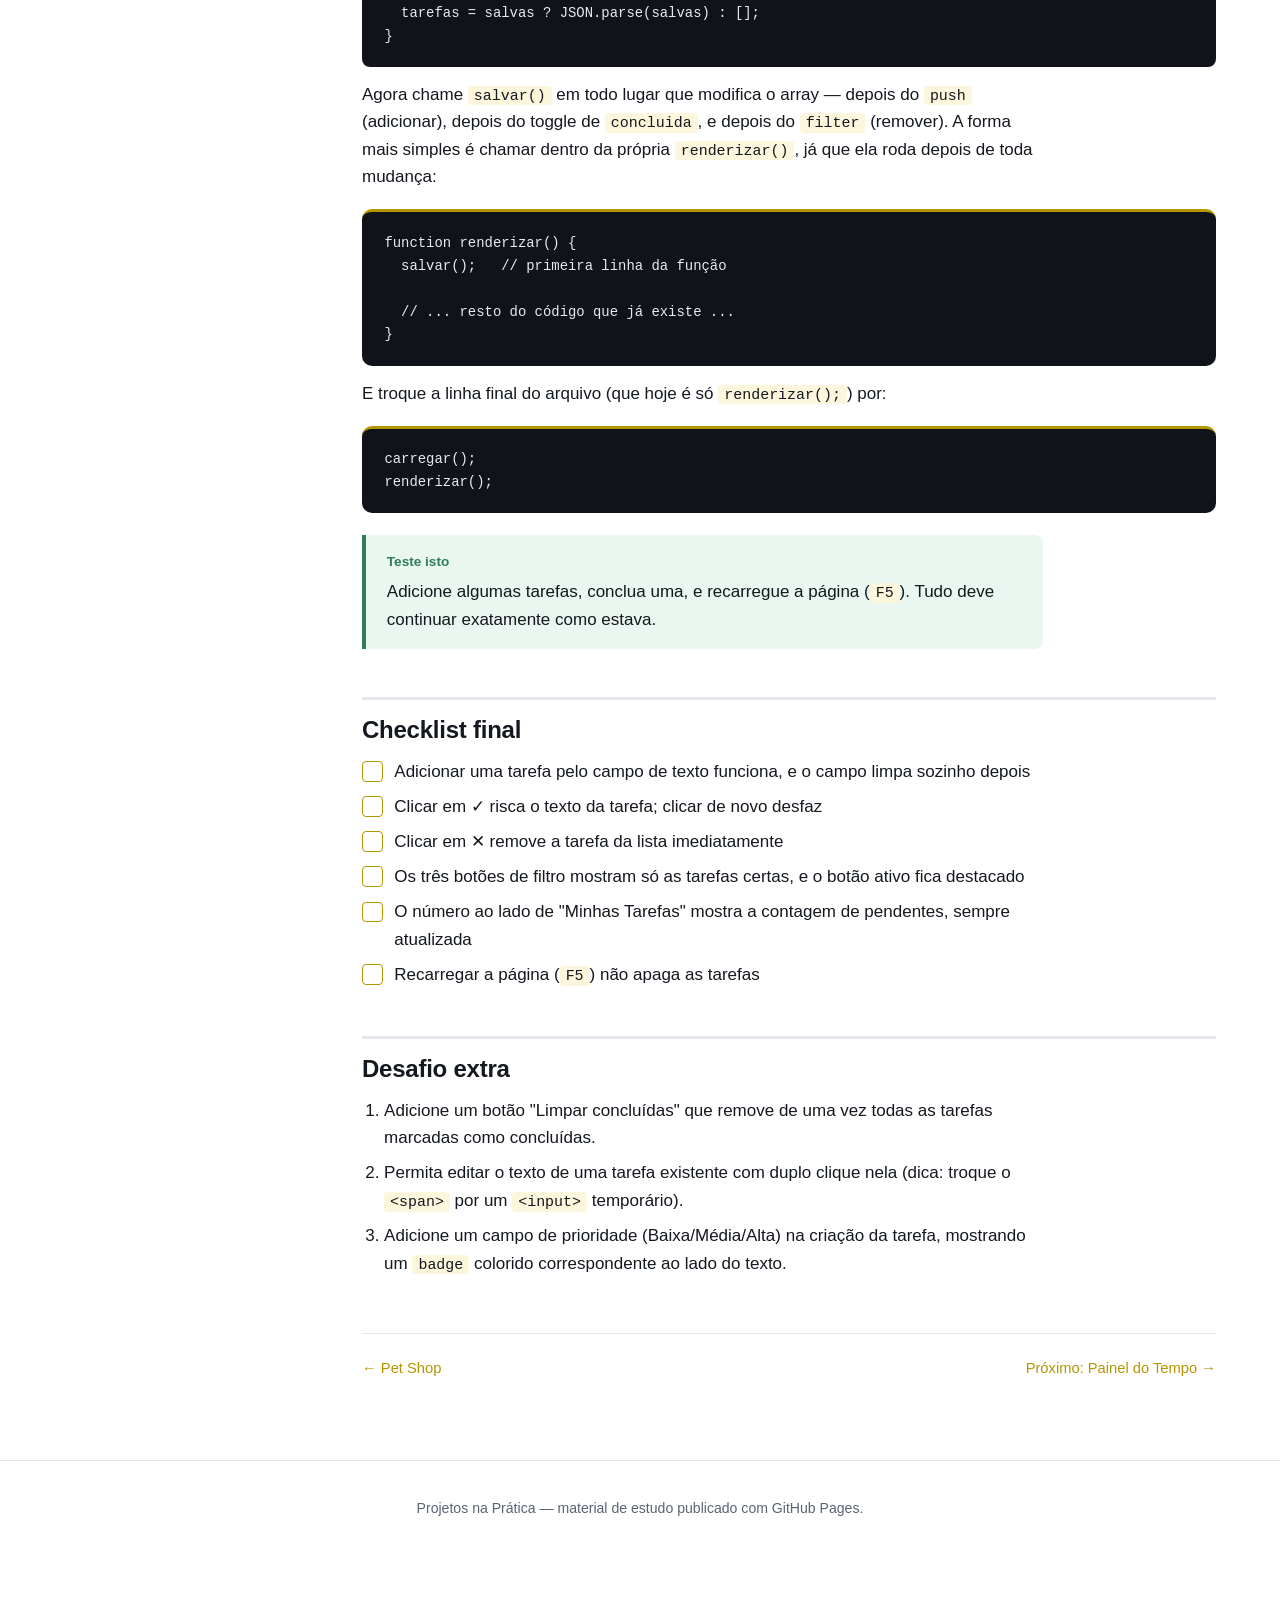
<file: projeto2.html>
<!DOCTYPE html>
<html lang="pt-BR">
<head>
<meta charset="UTF-8">
<meta name="viewport" content="width=device-width, initial-scale=1">
<title>Projeto 2: Lista de Tarefas — Projetos na Prática</title>
<meta name="description" content="Passo a passo: construa uma lista de tarefas com filtros e localStorage, usando HTML, CSS, JavaScript e Bootstrap.">
<link rel="stylesheet" href="assets/css/style.css">
</head>
<body class="proj-2">

<header class="site-header">
  <div class="bar">
    <a class="brand" href="index.html">
      <span class="layers-mark"><span></span><span></span><span></span><span></span></span>
      Projetos na Prática
    </a>
    <nav class="site-nav">
      <a href="index.html">Início</a>
      <a href="projeto1.html">Projeto 1</a>
      <a href="projeto2.html" aria-current="page">Projeto 2</a>
      <a href="projeto3.html">Projeto 3</a>
    </nav>
  </div>
</header>
<div class="level-nav">
  <div class="bar">
    <a class="level-pill" href="projeto1.html">1 · Pet Shop</a>
    <a class="level-pill" aria-current="page" href="projeto2.html">2 · Lista de Tarefas</a>
    <a class="level-pill" href="projeto3.html">3 · Painel do Tempo</a>
  </div>
</div>

<div class="docs">
  <aside class="docs-side">
    <p class="side-title">Passos</p>
    <ul>
      <li><a href="#passo1">1. Estrutura de pastas</a></li>
      <li><a href="#passo2">2. HTML base</a></li>
      <li><a href="#passo3">3. CSS de apoio</a></li>
      <li><a href="#passo4">4. Estado e renderização</a></li>
      <li><a href="#passo5">5. Adicionar tarefa</a></li>
      <li><a href="#passo6">6. Concluir e remover</a></li>
      <li><a href="#passo7">7. Filtros</a></li>
      <li><a href="#passo8">8. Contador de pendentes</a></li>
      <li><a href="#passo9">9. Persistência com localStorage</a></li>
      <li><a href="#checklist">Checklist final</a></li>
      <li><a href="#desafio">Desafio extra</a></li>
    </ul>
  </aside>

  <main class="docs-main">
    <p class="page-kicker">projeto 2 de 3 · nível intermediário</p>
    <h1>Lista de Tarefas com Filtros</h1>
    <div class="tech-tags">
      <span class="tech-tag tech-tag--html">HTML</span>
      <span class="tech-tag tech-tag--css">CSS</span>
      <span class="tech-tag tech-tag--js">JavaScript</span>
      <span class="tech-tag tech-tag--bs">Bootstrap</span>
    </div>
    <p class="lede">Um gerenciador de tarefas de verdade: adicionar, concluir, remover, filtrar por status — tudo guardado no navegador, sobrevivendo a um recarregamento de página.</p>

    <div class="callout">
      <span class="label">Pré-requisitos</span>
      <p>Além do <a href="projeto1.html">Projeto 1</a>, os módulos de <a href="../js-site/intermediario.html">JavaScript Intermediário</a> (DOM, eventos, JSON e localStorage) — este projeto é essencialmente a prática guiada daquele material inteiro.</p>
    </div>

    <section id="passo1">
      <h2>Passo 1 — Estrutura de pastas</h2>
      <pre><code>lista-tarefas/
├── index.html
├── style.css
└── script.js</code></pre>
    </section>

    <section id="passo2">
      <h2>Passo 2 — HTML base</h2>
      <div class="filebar">index.html</div>
      <pre><code>&lt;!DOCTYPE html&gt;
&lt;html lang="pt-BR"&gt;
&lt;head&gt;
  &lt;meta charset="UTF-8"&gt;
  &lt;meta name="viewport" content="width=device-width, initial-scale=1"&gt;
  &lt;title&gt;Minhas Tarefas&lt;/title&gt;
  &lt;link href="https://cdn.jsdelivr.net/npm/bootstrap@5.3.3/dist/css/bootstrap.min.css" rel="stylesheet"&gt;
  &lt;link href="style.css" rel="stylesheet"&gt;
&lt;/head&gt;
&lt;body&gt;

&lt;div class="container py-5" style="max-width: 600px;"&gt;
  &lt;h1 class="mb-4"&gt;Minhas Tarefas &lt;span id="contadorPendentes" class="badge bg-primary"&gt;0&lt;/span&gt;&lt;/h1&gt;

  &lt;form id="formNovaTarefa" class="input-group mb-3"&gt;
    &lt;input type="text" id="inputTarefa" class="form-control" placeholder="O que você precisa fazer?" required&gt;
    &lt;button class="btn btn-primary" type="submit"&gt;Adicionar&lt;/button&gt;
  &lt;/form&gt;

  &lt;div class="btn-group mb-3" role="group"&gt;
    &lt;button class="btn btn-outline-secondary filtro ativo" data-filtro="todas"&gt;Todas&lt;/button&gt;
    &lt;button class="btn btn-outline-secondary filtro" data-filtro="pendentes"&gt;Pendentes&lt;/button&gt;
    &lt;button class="btn btn-outline-secondary filtro" data-filtro="concluidas"&gt;Concluídas&lt;/button&gt;
  &lt;/div&gt;

  &lt;ul id="listaTarefas" class="list-group"&gt;&lt;/ul&gt;

  &lt;p id="mensagemVazia" class="text-muted text-center mt-4 d-none"&gt;Nenhuma tarefa por aqui.&lt;/p&gt;
&lt;/div&gt;

&lt;script src="https://cdn.jsdelivr.net/npm/bootstrap@5.3.3/dist/js/bootstrap.bundle.min.js"&gt;&lt;/script&gt;
&lt;script src="script.js"&gt;&lt;/script&gt;
&lt;/body&gt;
&lt;/html&gt;</code></pre>
      <p class="note">O <code>&lt;ul id="listaTarefas"&gt;</code> começa vazio de propósito — o JavaScript é quem vai preencher o conteúdo dinamicamente, a partir do Passo 4.</p>
    </section>

    <section id="passo3">
      <h2>Passo 3 — CSS de apoio</h2>
      <div class="filebar">style.css</div>
      <pre><code>.tarefa-concluida {
  text-decoration: line-through;
  color: #888;
}

.filtro.ativo {
  background-color: #0d6efd;
  color: white;
}</code></pre>
      <p class="note">Essas duas classes não existem no Bootstrap — são exatamente o tipo de ajuste pequeno e específico que fica no seu próprio CSS, por cima do framework.</p>
    </section>

    <section id="passo4">
      <h2>Passo 4 — Estado e renderização</h2>
      <p>Toda lista de tarefas precisa de um lugar para guardar os dados <strong>antes</strong> de desenhar qualquer coisa na tela. Comece <code>script.js</code> assim:</p>
      <div class="filebar">script.js</div>
      <pre><code>let tarefas = [];
let filtroAtual = "todas";

function renderizar() {
  const lista = document.querySelector("#listaTarefas");
  const mensagemVazia = document.querySelector("#mensagemVazia");

  const tarefasFiltradas = tarefas.filter((tarefa) => {
    if (filtroAtual === "pendentes") return !tarefa.concluida;
    if (filtroAtual === "concluidas") return tarefa.concluida;
    return true; // "todas"
  });

  lista.innerHTML = "";

  tarefasFiltradas.forEach((tarefa) => {
    const item = document.createElement("li");
    item.className = "list-group-item d-flex justify-content-between align-items-center";
    item.innerHTML = `
      &lt;span class="${tarefa.concluida ? "tarefa-concluida" : ""}"&gt;${tarefa.texto}&lt;/span&gt;
      &lt;span&gt;
        &lt;button class="btn btn-sm btn-outline-success btn-concluir" data-id="${tarefa.id}"&gt;✓&lt;/button&gt;
        &lt;button class="btn btn-sm btn-outline-danger btn-remover" data-id="${tarefa.id}"&gt;✕&lt;/button&gt;
      &lt;/span&gt;
    `;
    lista.appendChild(item);
  });

  mensagemVazia.classList.toggle("d-none", tarefasFiltradas.length > 0);
}

renderizar();</code></pre>
      <p>Cada tarefa vai ser um objeto <code>{ id, texto, concluida }</code>. A função <code>renderizar()</code> apaga a lista inteira (<code>lista.innerHTML = ""</code>) e a reconstrói do zero a cada chamada — mais simples de raciocinar do que tentar atualizar só o item que mudou, e rápido o suficiente para uma lista de tarefas pessoal.</p>
    </section>

    <section id="passo5">
      <h2>Passo 5 — Adicionar tarefa</h2>
      <div class="filebar">script.js</div>
      <pre><code>const formNovaTarefa = document.querySelector("#formNovaTarefa");
const inputTarefa = document.querySelector("#inputTarefa");

formNovaTarefa.addEventListener("submit", (evento) => {
  evento.preventDefault();

  const texto = inputTarefa.value.trim();
  if (texto === "") return;

  tarefas.push({
    id: Date.now(),      // forma simples de gerar um id único
    texto: texto,
    concluida: false
  });

  inputTarefa.value = "";
  renderizar();
});</code></pre>
      <p class="note"><code>Date.now()</code> retorna o número de milissegundos desde 1970 — como duas tarefas quase nunca são criadas no mesmo milissegundo exato, funciona bem como id único para um projeto deste tamanho.</p>
      <p>Salve e teste: digite algo no campo, clique em "Adicionar" (ou aperte Enter) — a tarefa deve aparecer na lista.</p>
    </section>

    <section id="passo6">
      <h2>Passo 6 — Concluir e remover</h2>
      <p>Os botões ✓ e ✕ são recriados toda vez que <code>renderizar()</code> roda — por isso não dá para ligar um <code>addEventListener</code> direto neles uma única vez. A solução é <strong>delegação de eventos</strong>: escutar o clique no <code>&lt;ul&gt;</code> (que sempre existe) e descobrir, a partir dali, em qual botão o clique realmente aconteceu.</p>
      <div class="filebar">script.js</div>
      <pre><code>const listaTarefas = document.querySelector("#listaTarefas");

listaTarefas.addEventListener("click", (evento) => {
  const botaoConcluir = evento.target.closest(".btn-concluir");
  const botaoRemover = evento.target.closest(".btn-remover");

  if (botaoConcluir) {
    const id = Number(botaoConcluir.dataset.id);
    const tarefa = tarefas.find((t) => t.id === id);
    tarefa.concluida = !tarefa.concluida;
    renderizar();
  }

  if (botaoRemover) {
    const id = Number(botaoRemover.dataset.id);
    tarefas = tarefas.filter((t) => t.id !== id);
    renderizar();
  }
});</code></pre>
      <p class="note"><code>evento.target.closest(".btn-concluir")</code> funciona mesmo se o clique acontecer no ícone dentro do botão, não só no botão em si — <code>closest</code> sobe pela árvore do DOM até achar o elemento mais próximo que casa com o seletor.</p>
    </section>

    <section id="passo7">
      <h2>Passo 7 — Filtros</h2>
      <div class="filebar">script.js</div>
      <pre><code>const botoesFiltro = document.querySelectorAll(".filtro");

botoesFiltro.forEach((botao) => {
  botao.addEventListener("click", () => {
    filtroAtual = botao.dataset.filtro;

    botoesFiltro.forEach((b) => b.classList.remove("ativo"));
    botao.classList.add("ativo");

    renderizar();
  });
});</code></pre>
      <p>Repare que <code>renderizar()</code> já sabia filtrar (Passo 4) — este passo só adiciona a interface para <em>escolher</em> o filtro, mudando a variável <code>filtroAtual</code> e chamando a mesma função de novo.</p>
    </section>

    <section id="passo8">
      <h2>Passo 8 — Contador de pendentes</h2>
      <p>Dentro de <code>renderizar()</code>, logo antes do fechamento da função, adicione:</p>
      <div class="filebar">script.js</div>
      <pre><code>function renderizar() {
  // ... todo o código que já existe ...

  const pendentes = tarefas.filter((t) => !t.concluida).length;
  document.querySelector("#contadorPendentes").textContent = pendentes;
}</code></pre>
      <p class="note">Esse contador conta sempre sobre <code>tarefas</code> (a lista completa), não sobre <code>tarefasFiltradas</code> — ele deve mostrar quantas estão pendentes no total, independente do filtro selecionado na tela.</p>
    </section>

    <section id="passo9">
      <h2>Passo 9 — Persistência com localStorage</h2>
      <p>Sem isso, tudo some ao recarregar a página. Duas peças: salvar sempre que algo mudar, e carregar ao abrir.</p>
      <div class="filebar">script.js</div>
      <pre><code>function salvar() {
  localStorage.setItem("tarefas", JSON.stringify(tarefas));
}

function carregar() {
  const salvas = localStorage.getItem("tarefas");
  tarefas = salvas ? JSON.parse(salvas) : [];
}</code></pre>
      <p>Agora chame <code>salvar()</code> em todo lugar que modifica o array — depois do <code>push</code> (adicionar), depois do toggle de <code>concluida</code>, e depois do <code>filter</code> (remover). A forma mais simples é chamar dentro da própria <code>renderizar()</code>, já que ela roda depois de toda mudança:</p>
      <pre><code>function renderizar() {
  salvar();   // primeira linha da função

  // ... resto do código que já existe ...
}</code></pre>
      <p>E troque a linha final do arquivo (que hoje é só <code>renderizar();</code>) por:</p>
      <pre><code>carregar();
renderizar();</code></pre>
      <div class="callout good">
        <span class="label">Teste isto</span>
        <p>Adicione algumas tarefas, conclua uma, e recarregue a página (<code>F5</code>). Tudo deve continuar exatamente como estava.</p>
      </div>
    </section>

    <section id="checklist">
      <h2>Checklist final</h2>
      <ul class="checklist">
        <li>Adicionar uma tarefa pelo campo de texto funciona, e o campo limpa sozinho depois</li>
        <li>Clicar em ✓ risca o texto da tarefa; clicar de novo desfaz</li>
        <li>Clicar em ✕ remove a tarefa da lista imediatamente</li>
        <li>Os três botões de filtro mostram só as tarefas certas, e o botão ativo fica destacado</li>
        <li>O número ao lado de "Minhas Tarefas" mostra a contagem de pendentes, sempre atualizada</li>
        <li>Recarregar a página (<code>F5</code>) não apaga as tarefas</li>
      </ul>
    </section>

    <section id="desafio">
      <h2>Desafio extra</h2>
      <ol>
        <li>Adicione um botão "Limpar concluídas" que remove de uma vez todas as tarefas marcadas como concluídas.</li>
        <li>Permita editar o texto de uma tarefa existente com duplo clique nela (dica: troque o <code>&lt;span&gt;</code> por um <code>&lt;input&gt;</code> temporário).</li>
        <li>Adicione um campo de prioridade (Baixa/Média/Alta) na criação da tarefa, mostrando um <code>badge</code> colorido correspondente ao lado do texto.</li>
      </ol>
    </section>

    <div class="pagefoot">
      <a href="projeto1.html">← Pet Shop</a>
      <a href="projeto3.html">Próximo: Painel do Tempo →</a>
    </div>
  </main>
</div>

<footer class="site-footer">
  Projetos na Prática — material de estudo publicado com GitHub Pages.
</footer>

</body>
</html>
</file>
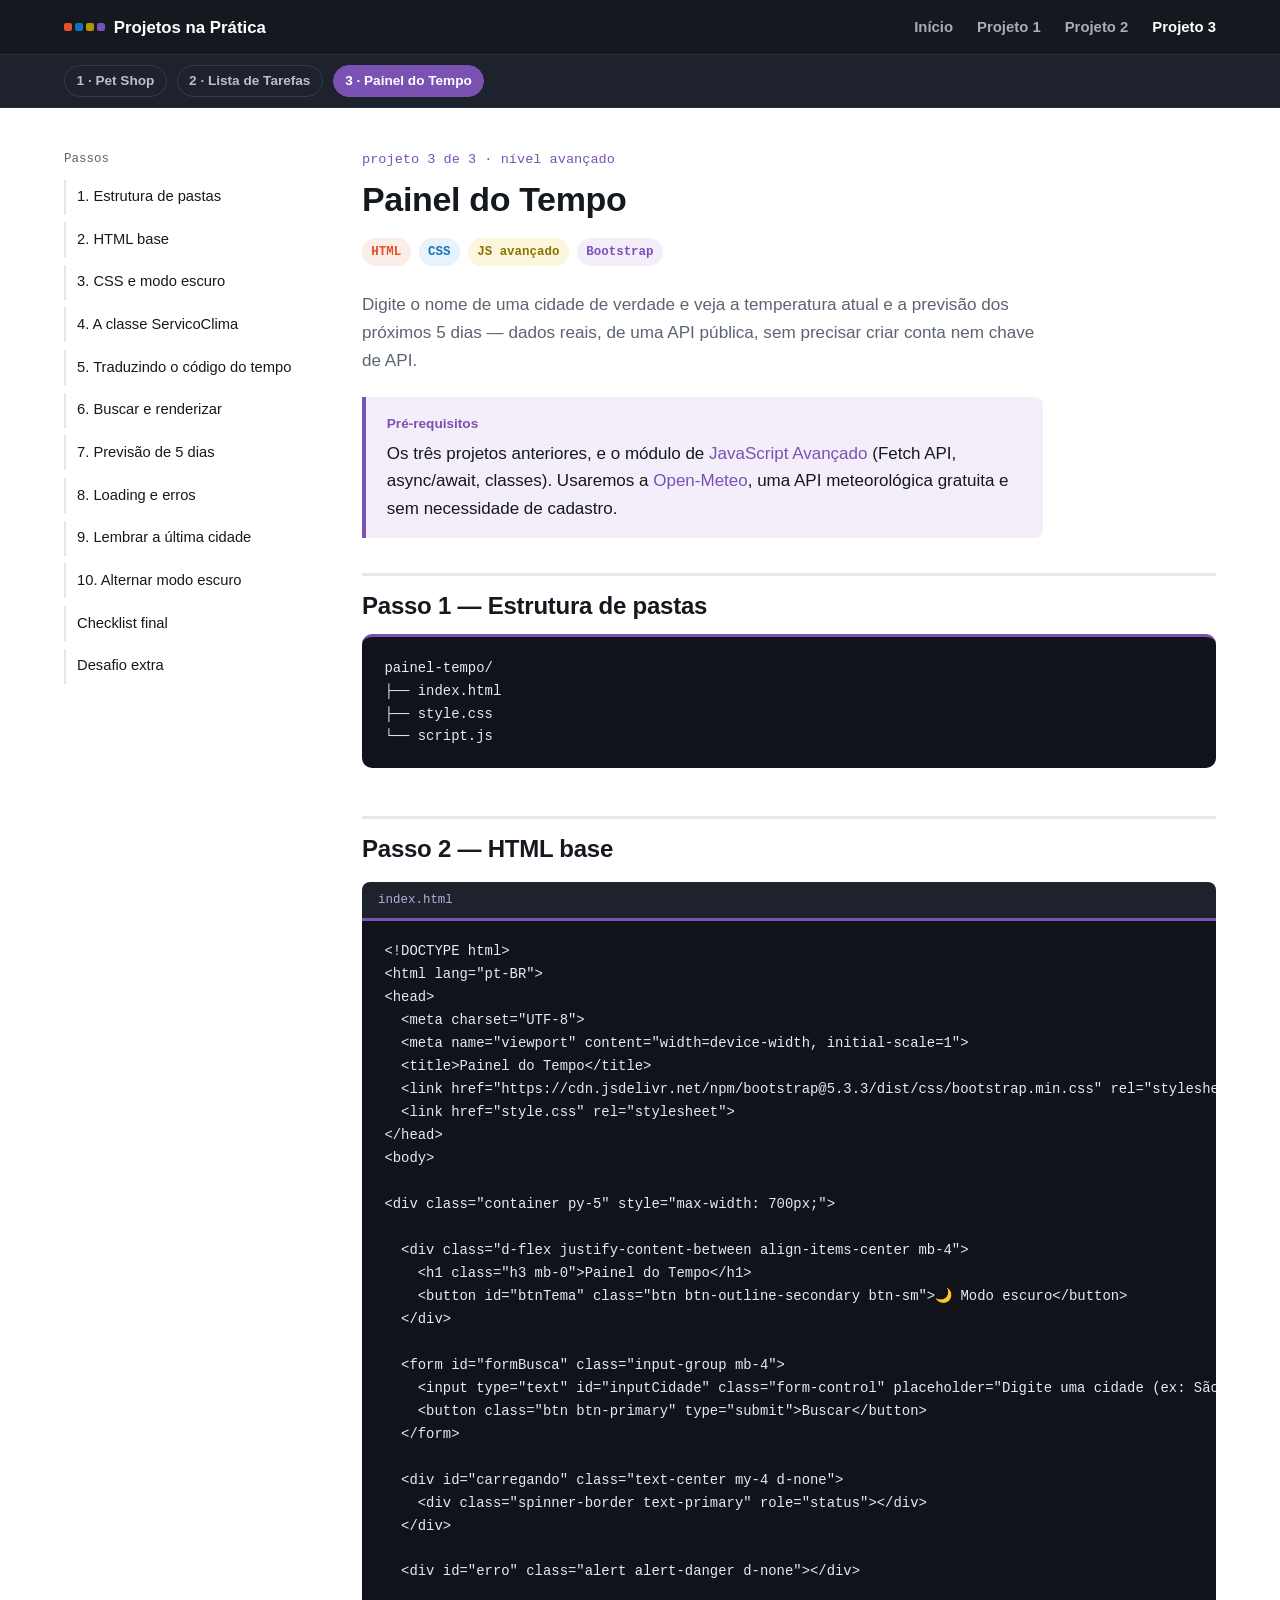
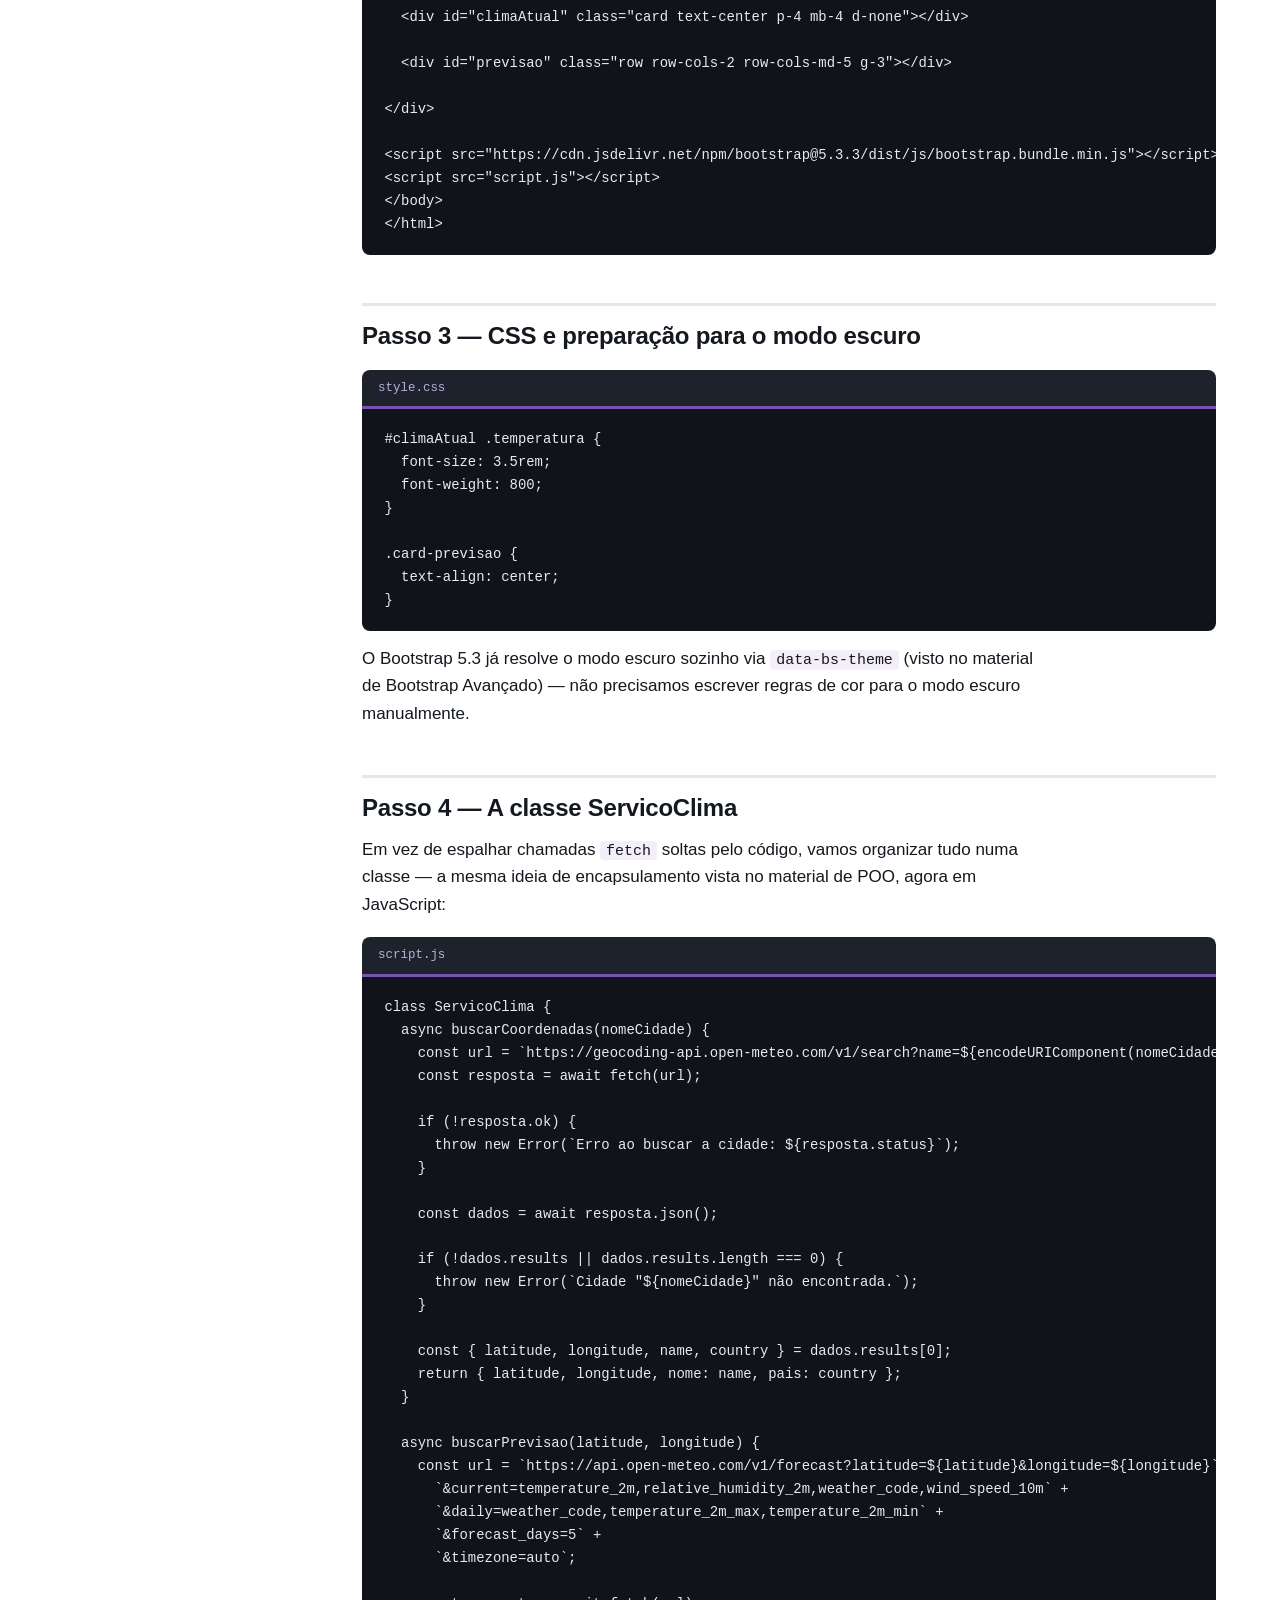
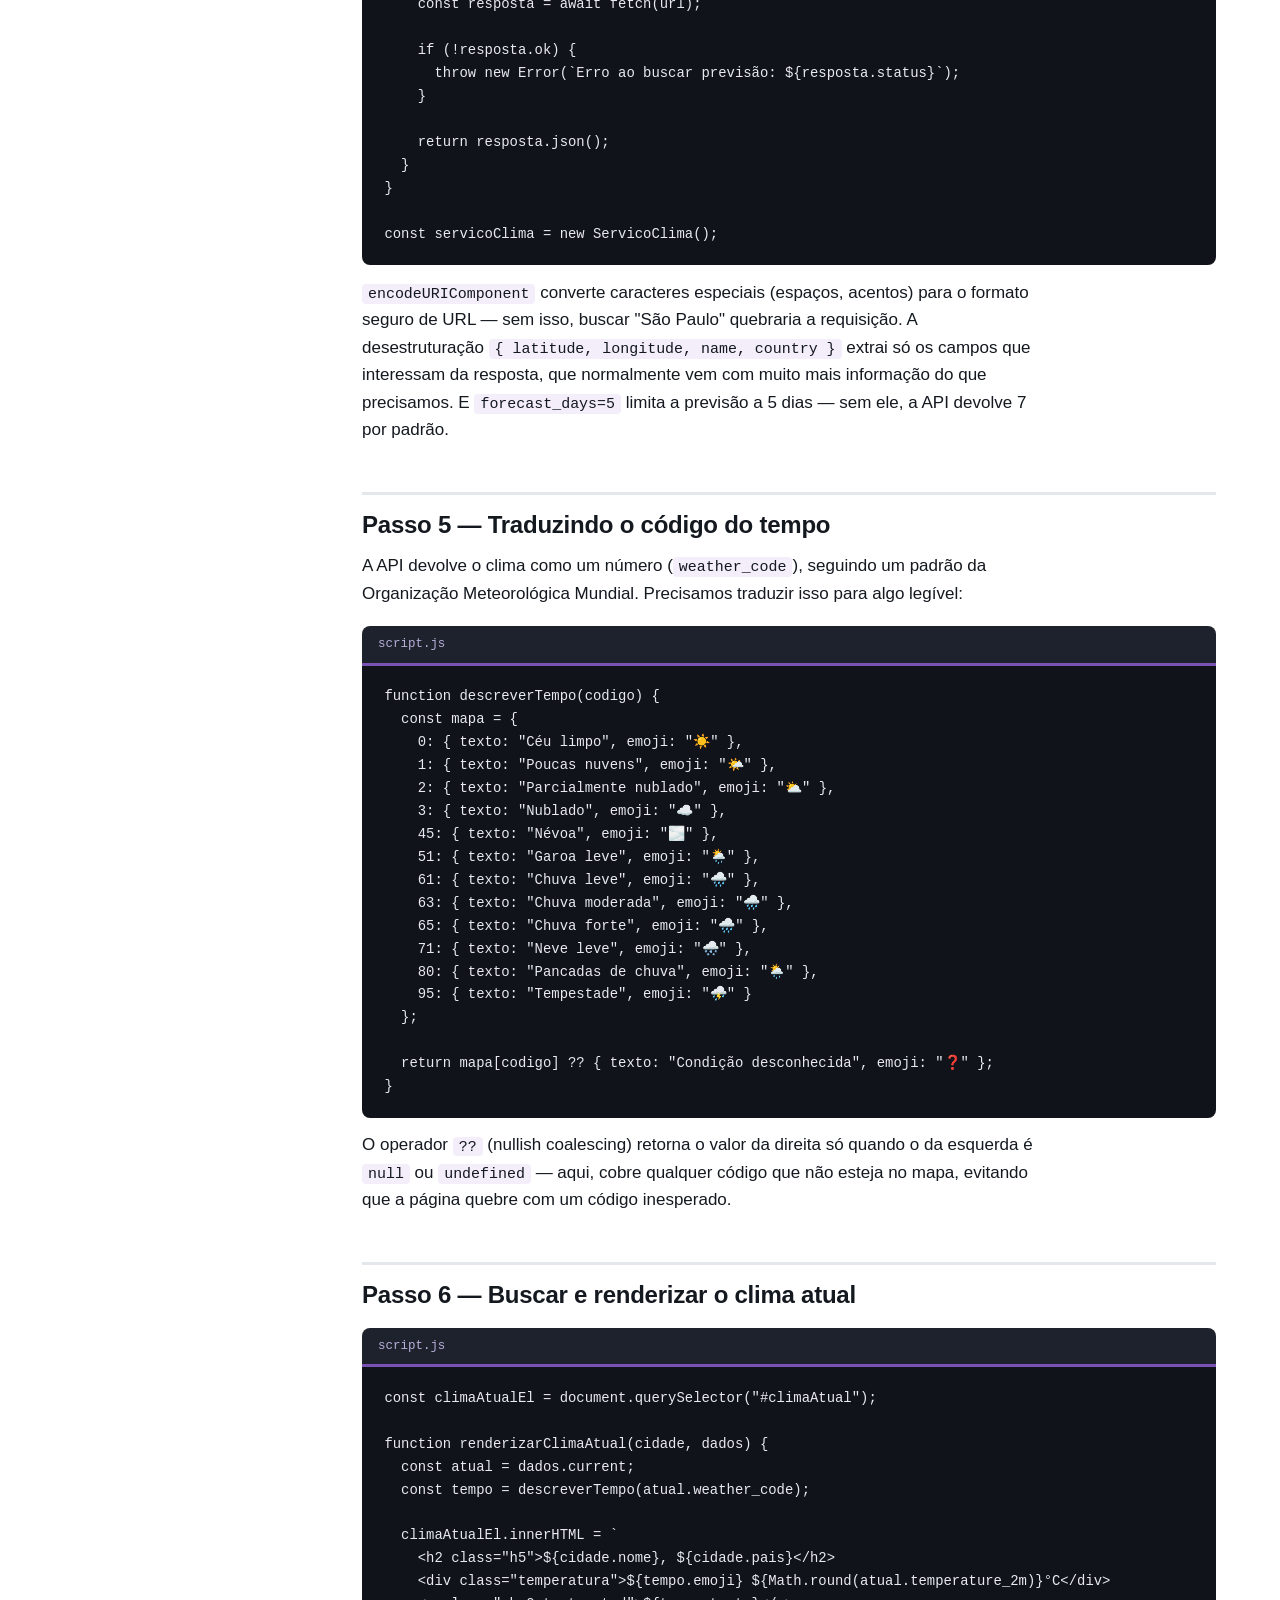
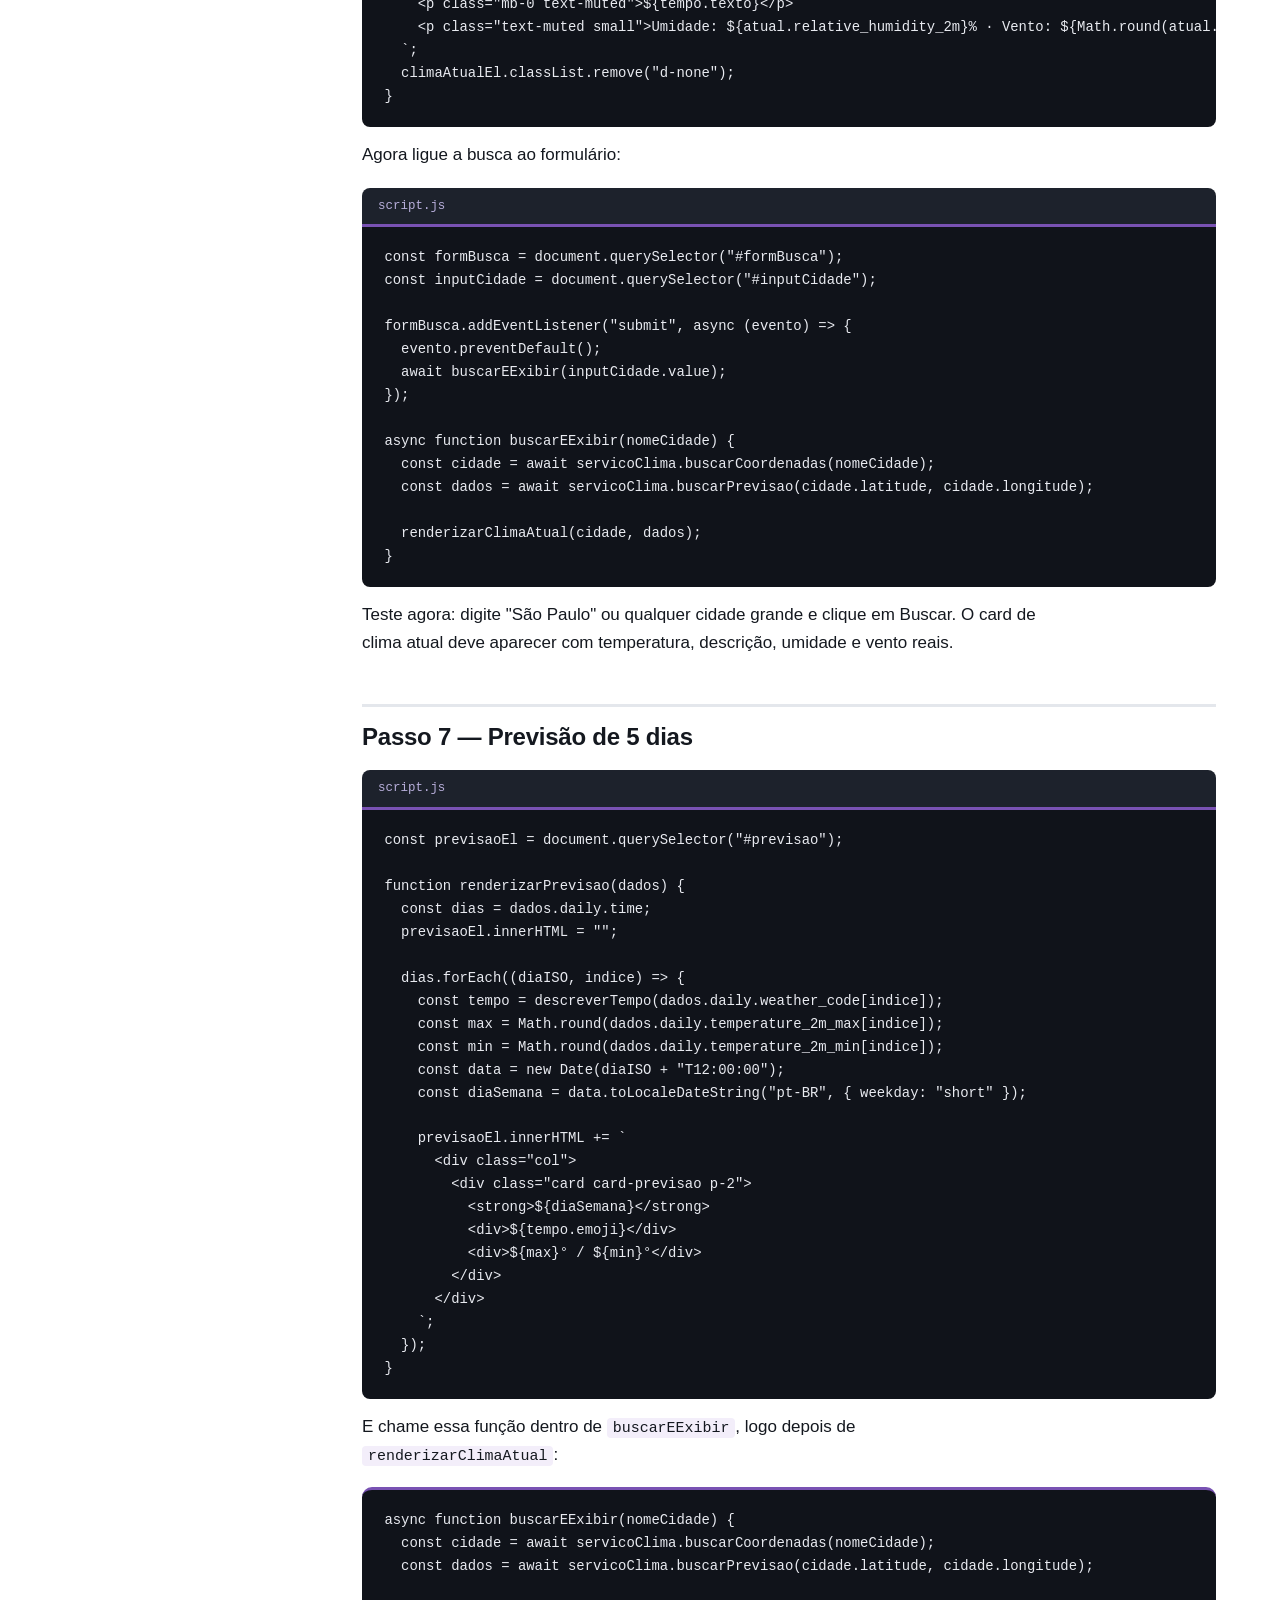
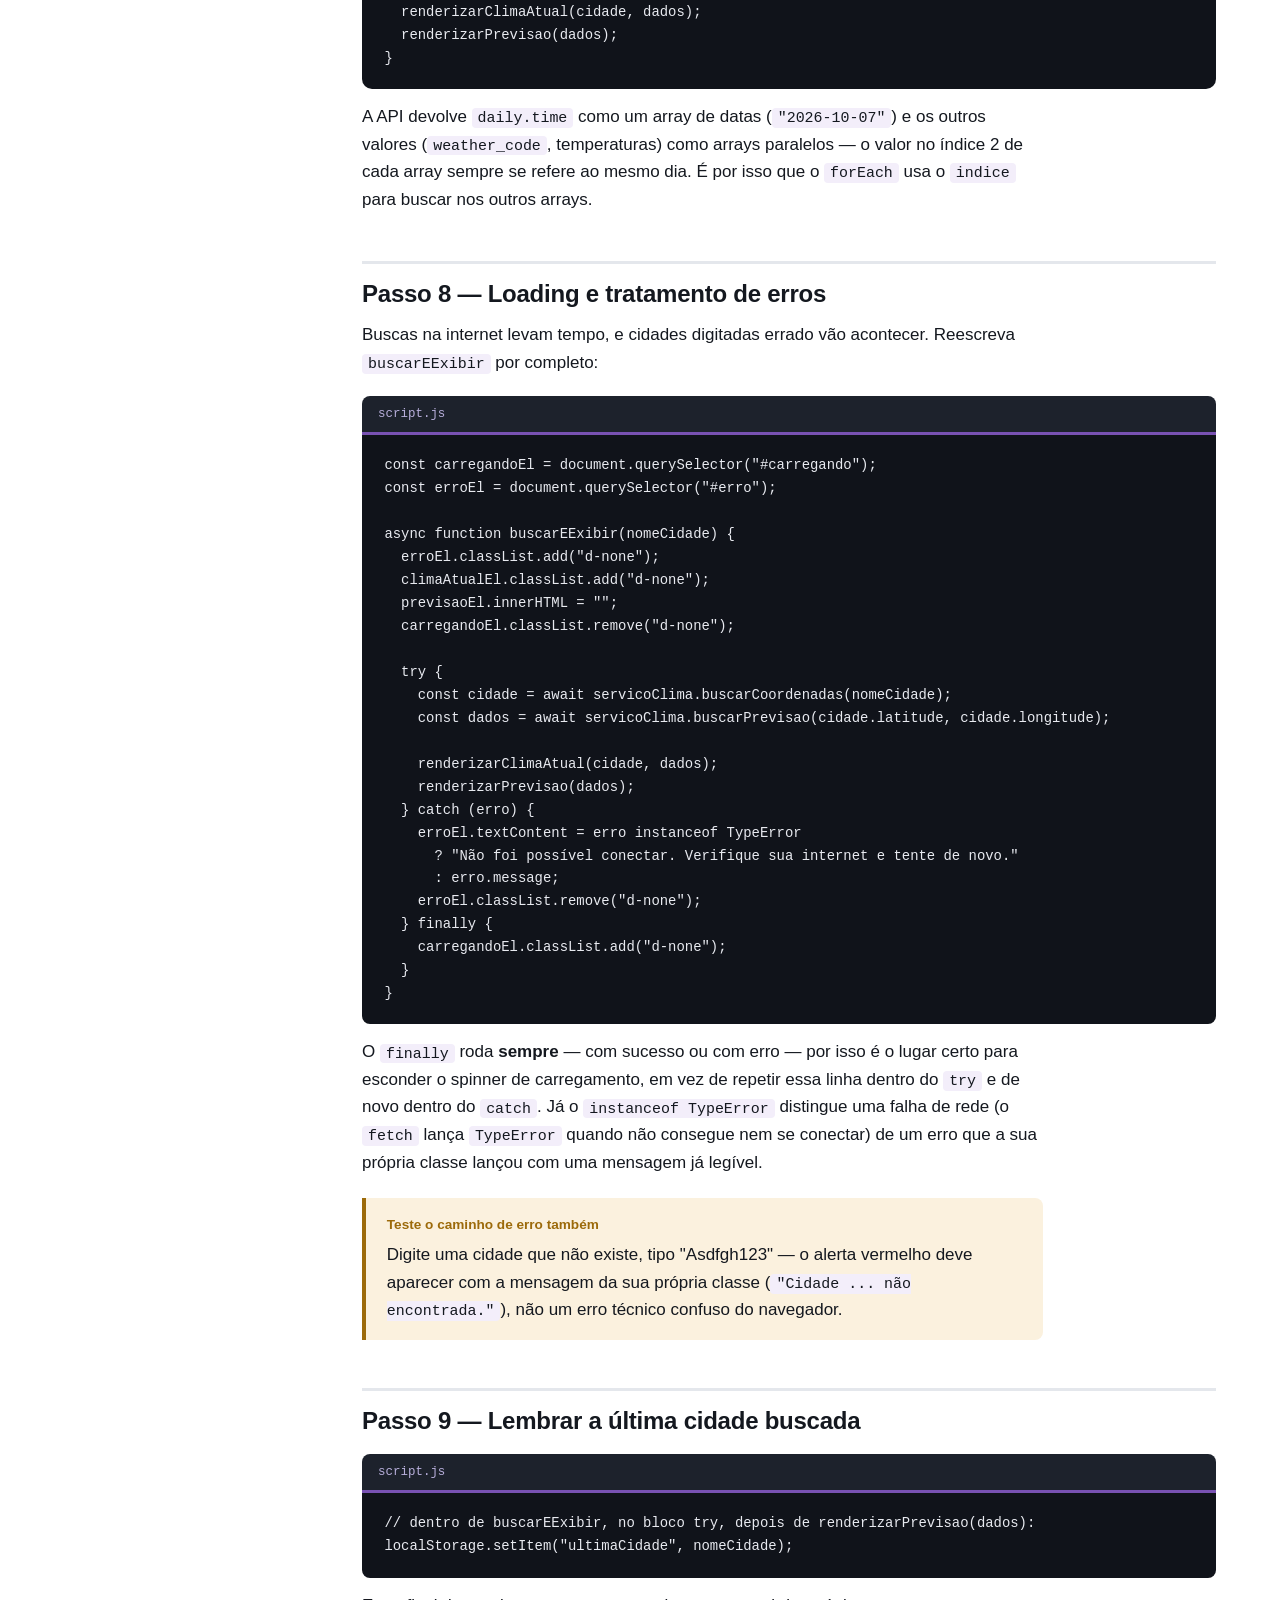
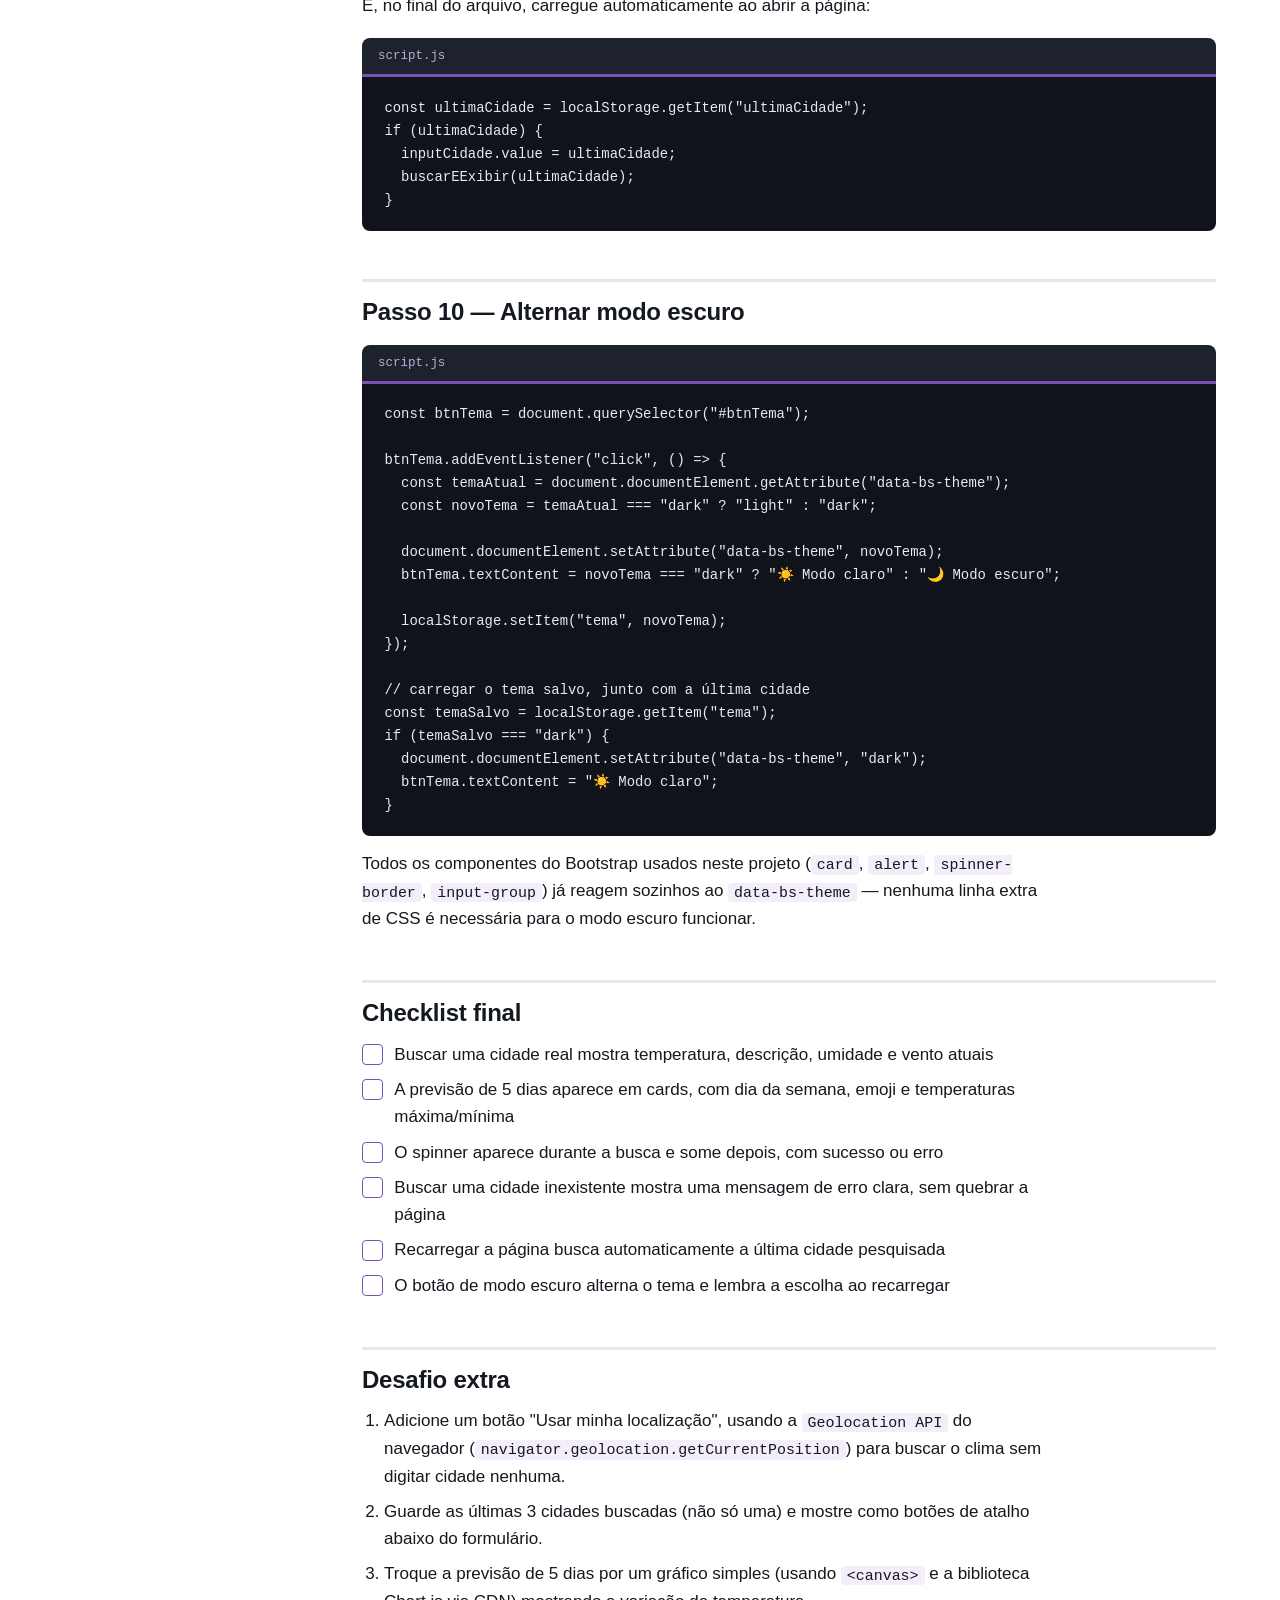
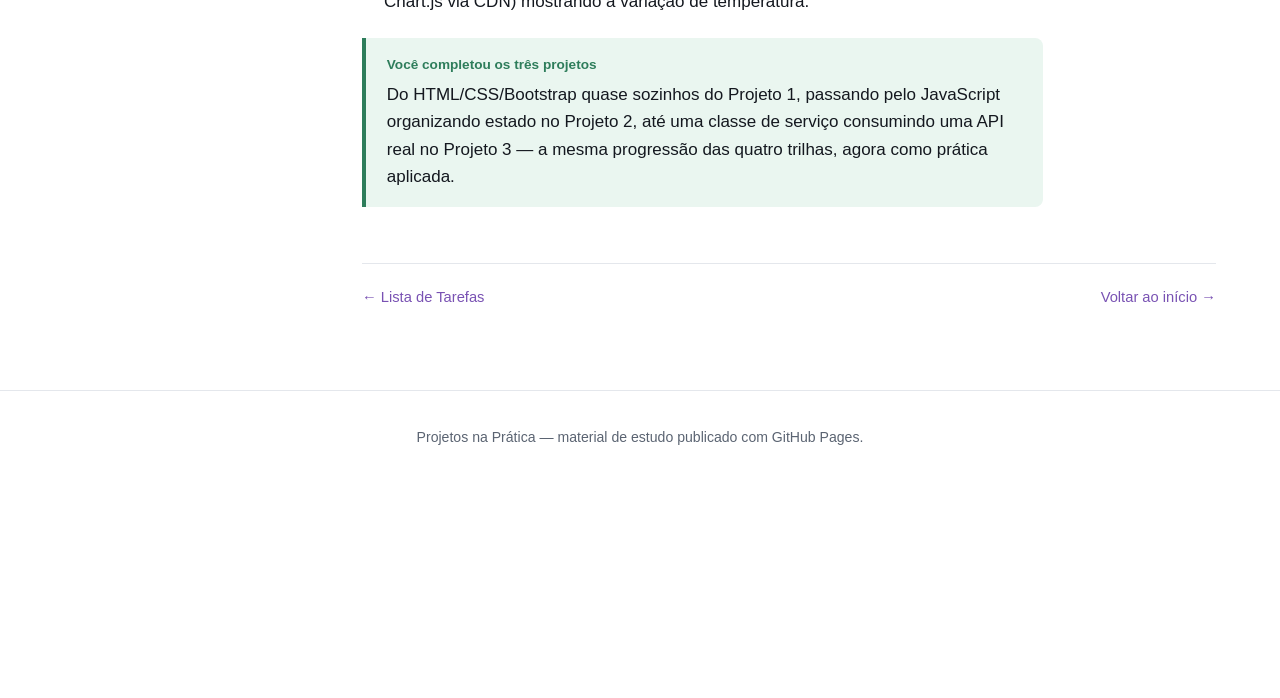
<file: projeto3.html>
<!DOCTYPE html>
<html lang="pt-BR">
<head>
<meta charset="UTF-8">
<meta name="viewport" content="width=device-width, initial-scale=1">
<title>Projeto 3: Painel do Tempo — Projetos na Prática</title>
<meta name="description" content="Passo a passo: construa um painel do tempo consumindo uma API pública real, com fetch, async/await e classes JavaScript.">
<link rel="stylesheet" href="assets/css/style.css">
</head>
<body class="proj-3">

<header class="site-header">
  <div class="bar">
    <a class="brand" href="index.html">
      <span class="layers-mark"><span></span><span></span><span></span><span></span></span>
      Projetos na Prática
    </a>
    <nav class="site-nav">
      <a href="index.html">Início</a>
      <a href="projeto1.html">Projeto 1</a>
      <a href="projeto2.html">Projeto 2</a>
      <a href="projeto3.html" aria-current="page">Projeto 3</a>
    </nav>
  </div>
</header>
<div class="level-nav">
  <div class="bar">
    <a class="level-pill" href="projeto1.html">1 · Pet Shop</a>
    <a class="level-pill" href="projeto2.html">2 · Lista de Tarefas</a>
    <a class="level-pill" aria-current="page" href="projeto3.html">3 · Painel do Tempo</a>
  </div>
</div>

<div class="docs">
  <aside class="docs-side">
    <p class="side-title">Passos</p>
    <ul>
      <li><a href="#passo1">1. Estrutura de pastas</a></li>
      <li><a href="#passo2">2. HTML base</a></li>
      <li><a href="#passo3">3. CSS e modo escuro</a></li>
      <li><a href="#passo4">4. A classe ServicoClima</a></li>
      <li><a href="#passo5">5. Traduzindo o código do tempo</a></li>
      <li><a href="#passo6">6. Buscar e renderizar</a></li>
      <li><a href="#passo7">7. Previsão de 5 dias</a></li>
      <li><a href="#passo8">8. Loading e erros</a></li>
      <li><a href="#passo9">9. Lembrar a última cidade</a></li>
      <li><a href="#passo10">10. Alternar modo escuro</a></li>
      <li><a href="#checklist">Checklist final</a></li>
      <li><a href="#desafio">Desafio extra</a></li>
    </ul>
  </aside>

  <main class="docs-main">
    <p class="page-kicker">projeto 3 de 3 · nível avançado</p>
    <h1>Painel do Tempo</h1>
    <div class="tech-tags">
      <span class="tech-tag tech-tag--html">HTML</span>
      <span class="tech-tag tech-tag--css">CSS</span>
      <span class="tech-tag tech-tag--js">JS avançado</span>
      <span class="tech-tag tech-tag--bs">Bootstrap</span>
    </div>
    <p class="lede">Digite o nome de uma cidade de verdade e veja a temperatura atual e a previsão dos próximos 5 dias — dados reais, de uma API pública, sem precisar criar conta nem chave de API.</p>

    <div class="callout">
      <span class="label">Pré-requisitos</span>
      <p>Os três projetos anteriores, e o módulo de <a href="../js-site/avancado.html">JavaScript Avançado</a> (Fetch API, async/await, classes). Usaremos a <a href="https://open-meteo.com" target="_blank" rel="noopener noreferrer">Open-Meteo</a>, uma API meteorológica gratuita e sem necessidade de cadastro.</p>
    </div>

    <section id="passo1">
      <h2>Passo 1 — Estrutura de pastas</h2>
      <pre><code>painel-tempo/
├── index.html
├── style.css
└── script.js</code></pre>
    </section>

    <section id="passo2">
      <h2>Passo 2 — HTML base</h2>
      <div class="filebar">index.html</div>
      <pre><code>&lt;!DOCTYPE html&gt;
&lt;html lang="pt-BR"&gt;
&lt;head&gt;
  &lt;meta charset="UTF-8"&gt;
  &lt;meta name="viewport" content="width=device-width, initial-scale=1"&gt;
  &lt;title&gt;Painel do Tempo&lt;/title&gt;
  &lt;link href="https://cdn.jsdelivr.net/npm/bootstrap@5.3.3/dist/css/bootstrap.min.css" rel="stylesheet"&gt;
  &lt;link href="style.css" rel="stylesheet"&gt;
&lt;/head&gt;
&lt;body&gt;

&lt;div class="container py-5" style="max-width: 700px;"&gt;

  &lt;div class="d-flex justify-content-between align-items-center mb-4"&gt;
    &lt;h1 class="h3 mb-0"&gt;Painel do Tempo&lt;/h1&gt;
    &lt;button id="btnTema" class="btn btn-outline-secondary btn-sm"&gt;🌙 Modo escuro&lt;/button&gt;
  &lt;/div&gt;

  &lt;form id="formBusca" class="input-group mb-4"&gt;
    &lt;input type="text" id="inputCidade" class="form-control" placeholder="Digite uma cidade (ex: São Paulo)" required&gt;
    &lt;button class="btn btn-primary" type="submit"&gt;Buscar&lt;/button&gt;
  &lt;/form&gt;

  &lt;div id="carregando" class="text-center my-4 d-none"&gt;
    &lt;div class="spinner-border text-primary" role="status"&gt;&lt;/div&gt;
  &lt;/div&gt;

  &lt;div id="erro" class="alert alert-danger d-none"&gt;&lt;/div&gt;

  &lt;div id="climaAtual" class="card text-center p-4 mb-4 d-none"&gt;&lt;/div&gt;

  &lt;div id="previsao" class="row row-cols-2 row-cols-md-5 g-3"&gt;&lt;/div&gt;

&lt;/div&gt;

&lt;script src="https://cdn.jsdelivr.net/npm/bootstrap@5.3.3/dist/js/bootstrap.bundle.min.js"&gt;&lt;/script&gt;
&lt;script src="script.js"&gt;&lt;/script&gt;
&lt;/body&gt;
&lt;/html&gt;</code></pre>
    </section>

    <section id="passo3">
      <h2>Passo 3 — CSS e preparação para o modo escuro</h2>
      <div class="filebar">style.css</div>
      <pre><code>#climaAtual .temperatura {
  font-size: 3.5rem;
  font-weight: 800;
}

.card-previsao {
  text-align: center;
}</code></pre>
      <p class="note">O Bootstrap 5.3 já resolve o modo escuro sozinho via <code>data-bs-theme</code> (visto no material de Bootstrap Avançado) — não precisamos escrever regras de cor para o modo escuro manualmente.</p>
    </section>

    <section id="passo4">
      <h2>Passo 4 — A classe ServicoClima</h2>
      <p>Em vez de espalhar chamadas <code>fetch</code> soltas pelo código, vamos organizar tudo numa classe — a mesma ideia de encapsulamento vista no material de POO, agora em JavaScript:</p>
      <div class="filebar">script.js</div>
      <pre><code>class ServicoClima {
  async buscarCoordenadas(nomeCidade) {
    const url = `https://geocoding-api.open-meteo.com/v1/search?name=${encodeURIComponent(nomeCidade)}&amp;count=1&amp;language=pt&amp;format=json`;
    const resposta = await fetch(url);

    if (!resposta.ok) {
      throw new Error(`Erro ao buscar a cidade: ${resposta.status}`);
    }

    const dados = await resposta.json();

    if (!dados.results || dados.results.length === 0) {
      throw new Error(`Cidade "${nomeCidade}" não encontrada.`);
    }

    const { latitude, longitude, name, country } = dados.results[0];
    return { latitude, longitude, nome: name, pais: country };
  }

  async buscarPrevisao(latitude, longitude) {
    const url = `https://api.open-meteo.com/v1/forecast?latitude=${latitude}&amp;longitude=${longitude}` +
      `&amp;current=temperature_2m,relative_humidity_2m,weather_code,wind_speed_10m` +
      `&amp;daily=weather_code,temperature_2m_max,temperature_2m_min` +
      `&amp;forecast_days=5` +
      `&amp;timezone=auto`;

    const resposta = await fetch(url);

    if (!resposta.ok) {
      throw new Error(`Erro ao buscar previsão: ${resposta.status}`);
    }

    return resposta.json();
  }
}

const servicoClima = new ServicoClima();</code></pre>
      <p class="note"><code>encodeURIComponent</code> converte caracteres especiais (espaços, acentos) para o formato seguro de URL — sem isso, buscar "São Paulo" quebraria a requisição. A desestruturação <code>{ latitude, longitude, name, country }</code> extrai só os campos que interessam da resposta, que normalmente vem com muito mais informação do que precisamos. E <code>forecast_days=5</code> limita a previsão a 5 dias — sem ele, a API devolve 7 por padrão.</p>
    </section>

    <section id="passo5">
      <h2>Passo 5 — Traduzindo o código do tempo</h2>
      <p>A API devolve o clima como um número (<code>weather_code</code>), seguindo um padrão da Organização Meteorológica Mundial. Precisamos traduzir isso para algo legível:</p>
      <div class="filebar">script.js</div>
      <pre><code>function descreverTempo(codigo) {
  const mapa = {
    0: { texto: "Céu limpo", emoji: "☀️" },
    1: { texto: "Poucas nuvens", emoji: "🌤️" },
    2: { texto: "Parcialmente nublado", emoji: "⛅" },
    3: { texto: "Nublado", emoji: "☁️" },
    45: { texto: "Névoa", emoji: "🌫️" },
    51: { texto: "Garoa leve", emoji: "🌦️" },
    61: { texto: "Chuva leve", emoji: "🌧️" },
    63: { texto: "Chuva moderada", emoji: "🌧️" },
    65: { texto: "Chuva forte", emoji: "🌧️" },
    71: { texto: "Neve leve", emoji: "🌨️" },
    80: { texto: "Pancadas de chuva", emoji: "🌦️" },
    95: { texto: "Tempestade", emoji: "⛈️" }
  };

  return mapa[codigo] ?? { texto: "Condição desconhecida", emoji: "❓" };
}</code></pre>
      <p class="note">O operador <code>??</code> (nullish coalescing) retorna o valor da direita só quando o da esquerda é <code>null</code> ou <code>undefined</code> — aqui, cobre qualquer código que não esteja no mapa, evitando que a página quebre com um código inesperado.</p>
    </section>

    <section id="passo6">
      <h2>Passo 6 — Buscar e renderizar o clima atual</h2>
      <div class="filebar">script.js</div>
      <pre><code>const climaAtualEl = document.querySelector("#climaAtual");

function renderizarClimaAtual(cidade, dados) {
  const atual = dados.current;
  const tempo = descreverTempo(atual.weather_code);

  climaAtualEl.innerHTML = `
    &lt;h2 class="h5"&gt;${cidade.nome}, ${cidade.pais}&lt;/h2&gt;
    &lt;div class="temperatura"&gt;${tempo.emoji} ${Math.round(atual.temperature_2m)}°C&lt;/div&gt;
    &lt;p class="mb-0 text-muted"&gt;${tempo.texto}&lt;/p&gt;
    &lt;p class="text-muted small"&gt;Umidade: ${atual.relative_humidity_2m}% · Vento: ${Math.round(atual.wind_speed_10m)} km/h&lt;/p&gt;
  `;
  climaAtualEl.classList.remove("d-none");
}</code></pre>
      <p>Agora ligue a busca ao formulário:</p>
      <div class="filebar">script.js</div>
      <pre><code>const formBusca = document.querySelector("#formBusca");
const inputCidade = document.querySelector("#inputCidade");

formBusca.addEventListener("submit", async (evento) =&gt; {
  evento.preventDefault();
  await buscarEExibir(inputCidade.value);
});

async function buscarEExibir(nomeCidade) {
  const cidade = await servicoClima.buscarCoordenadas(nomeCidade);
  const dados = await servicoClima.buscarPrevisao(cidade.latitude, cidade.longitude);

  renderizarClimaAtual(cidade, dados);
}</code></pre>
      <p>Teste agora: digite "São Paulo" ou qualquer cidade grande e clique em Buscar. O card de clima atual deve aparecer com temperatura, descrição, umidade e vento reais.</p>
    </section>

    <section id="passo7">
      <h2>Passo 7 — Previsão de 5 dias</h2>
      <div class="filebar">script.js</div>
      <pre><code>const previsaoEl = document.querySelector("#previsao");

function renderizarPrevisao(dados) {
  const dias = dados.daily.time;
  previsaoEl.innerHTML = "";

  dias.forEach((diaISO, indice) =&gt; {
    const tempo = descreverTempo(dados.daily.weather_code[indice]);
    const max = Math.round(dados.daily.temperature_2m_max[indice]);
    const min = Math.round(dados.daily.temperature_2m_min[indice]);
    const data = new Date(diaISO + "T12:00:00");
    const diaSemana = data.toLocaleDateString("pt-BR", { weekday: "short" });

    previsaoEl.innerHTML += `
      &lt;div class="col"&gt;
        &lt;div class="card card-previsao p-2"&gt;
          &lt;strong&gt;${diaSemana}&lt;/strong&gt;
          &lt;div&gt;${tempo.emoji}&lt;/div&gt;
          &lt;div&gt;${max}° / ${min}°&lt;/div&gt;
        &lt;/div&gt;
      &lt;/div&gt;
    `;
  });
}</code></pre>
      <p>E chame essa função dentro de <code>buscarEExibir</code>, logo depois de <code>renderizarClimaAtual</code>:</p>
      <pre><code>async function buscarEExibir(nomeCidade) {
  const cidade = await servicoClima.buscarCoordenadas(nomeCidade);
  const dados = await servicoClima.buscarPrevisao(cidade.latitude, cidade.longitude);

  renderizarClimaAtual(cidade, dados);
  renderizarPrevisao(dados);
}</code></pre>
      <p class="note">A API devolve <code>daily.time</code> como um array de datas (<code>"2026-10-07"</code>) e os outros valores (<code>weather_code</code>, temperaturas) como arrays paralelos — o valor no índice 2 de cada array sempre se refere ao mesmo dia. É por isso que o <code>forEach</code> usa o <code>indice</code> para buscar nos outros arrays.</p>
    </section>

    <section id="passo8">
      <h2>Passo 8 — Loading e tratamento de erros</h2>
      <p>Buscas na internet levam tempo, e cidades digitadas errado vão acontecer. Reescreva <code>buscarEExibir</code> por completo:</p>
      <div class="filebar">script.js</div>
      <pre><code>const carregandoEl = document.querySelector("#carregando");
const erroEl = document.querySelector("#erro");

async function buscarEExibir(nomeCidade) {
  erroEl.classList.add("d-none");
  climaAtualEl.classList.add("d-none");
  previsaoEl.innerHTML = "";
  carregandoEl.classList.remove("d-none");

  try {
    const cidade = await servicoClima.buscarCoordenadas(nomeCidade);
    const dados = await servicoClima.buscarPrevisao(cidade.latitude, cidade.longitude);

    renderizarClimaAtual(cidade, dados);
    renderizarPrevisao(dados);
  } catch (erro) {
    erroEl.textContent = erro instanceof TypeError
      ? "Não foi possível conectar. Verifique sua internet e tente de novo."
      : erro.message;
    erroEl.classList.remove("d-none");
  } finally {
    carregandoEl.classList.add("d-none");
  }
}</code></pre>
      <p class="note">O <code>finally</code> roda <strong>sempre</strong> — com sucesso ou com erro — por isso é o lugar certo para esconder o spinner de carregamento, em vez de repetir essa linha dentro do <code>try</code> e de novo dentro do <code>catch</code>. Já o <code>instanceof TypeError</code> distingue uma falha de rede (o <code>fetch</code> lança <code>TypeError</code> quando não consegue nem se conectar) de um erro que a sua própria classe lançou com uma mensagem já legível.</p>
      <div class="callout warn">
        <span class="label">Teste o caminho de erro também</span>
        <p>Digite uma cidade que não existe, tipo "Asdfgh123" — o alerta vermelho deve aparecer com a mensagem da sua própria classe (<code>"Cidade ... não encontrada."</code>), não um erro técnico confuso do navegador.</p>
      </div>
    </section>

    <section id="passo9">
      <h2>Passo 9 — Lembrar a última cidade buscada</h2>
      <div class="filebar">script.js</div>
      <pre><code>// dentro de buscarEExibir, no bloco try, depois de renderizarPrevisao(dados):
localStorage.setItem("ultimaCidade", nomeCidade);</code></pre>
      <p>E, no final do arquivo, carregue automaticamente ao abrir a página:</p>
      <div class="filebar">script.js</div>
      <pre><code>const ultimaCidade = localStorage.getItem("ultimaCidade");
if (ultimaCidade) {
  inputCidade.value = ultimaCidade;
  buscarEExibir(ultimaCidade);
}</code></pre>
    </section>

    <section id="passo10">
      <h2>Passo 10 — Alternar modo escuro</h2>
      <div class="filebar">script.js</div>
      <pre><code>const btnTema = document.querySelector("#btnTema");

btnTema.addEventListener("click", () =&gt; {
  const temaAtual = document.documentElement.getAttribute("data-bs-theme");
  const novoTema = temaAtual === "dark" ? "light" : "dark";

  document.documentElement.setAttribute("data-bs-theme", novoTema);
  btnTema.textContent = novoTema === "dark" ? "☀️ Modo claro" : "🌙 Modo escuro";

  localStorage.setItem("tema", novoTema);
});

// carregar o tema salvo, junto com a última cidade
const temaSalvo = localStorage.getItem("tema");
if (temaSalvo === "dark") {
  document.documentElement.setAttribute("data-bs-theme", "dark");
  btnTema.textContent = "☀️ Modo claro";
}</code></pre>
      <p>Todos os componentes do Bootstrap usados neste projeto (<code>card</code>, <code>alert</code>, <code>spinner-border</code>, <code>input-group</code>) já reagem sozinhos ao <code>data-bs-theme</code> — nenhuma linha extra de CSS é necessária para o modo escuro funcionar.</p>
    </section>

    <section id="checklist">
      <h2>Checklist final</h2>
      <ul class="checklist">
        <li>Buscar uma cidade real mostra temperatura, descrição, umidade e vento atuais</li>
        <li>A previsão de 5 dias aparece em cards, com dia da semana, emoji e temperaturas máxima/mínima</li>
        <li>O spinner aparece durante a busca e some depois, com sucesso ou erro</li>
        <li>Buscar uma cidade inexistente mostra uma mensagem de erro clara, sem quebrar a página</li>
        <li>Recarregar a página busca automaticamente a última cidade pesquisada</li>
        <li>O botão de modo escuro alterna o tema e lembra a escolha ao recarregar</li>
      </ul>
    </section>

    <section id="desafio">
      <h2>Desafio extra</h2>
      <ol>
        <li>Adicione um botão "Usar minha localização", usando a <code>Geolocation API</code> do navegador (<code>navigator.geolocation.getCurrentPosition</code>) para buscar o clima sem digitar cidade nenhuma.</li>
        <li>Guarde as últimas 3 cidades buscadas (não só uma) e mostre como botões de atalho abaixo do formulário.</li>
        <li>Troque a previsão de 5 dias por um gráfico simples (usando <code>&lt;canvas&gt;</code> e a biblioteca Chart.js via CDN) mostrando a variação de temperatura.</li>
      </ol>
      <div class="callout good">
        <span class="label">Você completou os três projetos</span>
        <p>Do HTML/CSS/Bootstrap quase sozinhos do Projeto 1, passando pelo JavaScript organizando estado no Projeto 2, até uma classe de serviço consumindo uma API real no Projeto 3 — a mesma progressão das quatro trilhas, agora como prática aplicada.</p>
      </div>
    </section>

    <div class="pagefoot">
      <a href="projeto2.html">← Lista de Tarefas</a>
      <a href="index.html">Voltar ao início →</a>
    </div>
  </main>
</div>

<footer class="site-footer">
  Projetos na Prática — material de estudo publicado com GitHub Pages.
</footer>

</body>
</html>
</file>
<file: assets/css/style.css>
/* =========================================================
   Projetos na Prática — folha de estilos
   ========================================================= */

:root {
  --ink: #14181F;
  --muted: #5B6472;
  --line: #E4E7EC;
  --paper: #FFFFFF;
  --surface: #F6F7F9;
  --code-bg: #10131A;
  --code-fg: #E8EAF0;

  --html: #E34F26;  --html-tint: #FDEDE8;
  --css: #1572B6;   --css-tint: #E8F2FA;
  --js: #B59500;    --js-tint: #FCF6DC;
  --bs: #7952B3;    --bs-tint: #F3EEFA;

  --accent: #14181F;
  --accent-tint: #F6F7F9;

  --good: #2E7D5B; --good-tint: #EAF6F0;
  --warn: #9C6A0A; --warn-tint: #FBF1DE;

  --sans: -apple-system, "Segoe UI", Roboto, "Helvetica Neue", Arial, sans-serif;
  --mono: "SFMono-Regular", Consolas, "Liberation Mono", Menlo, monospace;
  --maxw: 72ch;
}

body.proj-1 { --accent: var(--html); --accent-tint: var(--html-tint); }
body.proj-2 { --accent: var(--js); --accent-tint: var(--js-tint); }
body.proj-3 { --accent: var(--bs); --accent-tint: var(--bs-tint); }

* { box-sizing: border-box; }
html { scroll-behavior: smooth; scroll-padding-top: 7.4rem; }

body { margin: 0; background: var(--paper); color: var(--ink); font-family: var(--sans); font-size: 17px; line-height: 1.62; -webkit-font-smoothing: antialiased; }
a { color: var(--accent); text-decoration: none; }
a:hover { text-decoration: underline; }
a:focus-visible, button:focus-visible { outline: 3px solid var(--accent); outline-offset: 2px; }
img, svg { max-width: 100%; }

h1, h2, h3, h4 { font-family: var(--sans); font-weight: 800; letter-spacing: -0.01em; color: var(--ink); line-height: 1.17; margin: 0 0 0.55em; }
p { margin: 0 0 1.1em; max-width: var(--maxw); }
ul, ol { margin: 0 0 1.1em; padding-left: 1.3em; max-width: var(--maxw); }
li { margin-bottom: 0.45em; }

/* ---------- Header ---------- */

.site-header { position: sticky; top: 0; z-index: 40; background: var(--ink); }
.site-header .bar { max-width: 1200px; margin: 0 auto; padding: 0.85rem 1.5rem; display: flex; align-items: center; gap: 1.75rem; }
.brand { display: flex; align-items: center; gap: 0.55rem; color: #fff; font-weight: 800; font-size: 1.05rem; white-space: nowrap; }
.brand:hover { text-decoration: none; }
.layers-mark { display: inline-flex; gap: 3px; }
.layers-mark span { width: 8px; height: 8px; border-radius: 2px; }
.layers-mark span:nth-child(1) { background: var(--html); }
.layers-mark span:nth-child(2) { background: var(--css); }
.layers-mark span:nth-child(3) { background: var(--js); }
.layers-mark span:nth-child(4) { background: var(--bs); }
.site-nav { display: flex; gap: 1.5rem; margin-left: auto; flex-wrap: wrap; }
.site-nav a { color: #A7ADBB; font-size: 0.93rem; font-weight: 600; }
.site-nav a:hover { color: #fff; text-decoration: none; }
.site-nav a[aria-current="page"] { color: #fff; }

.level-nav { background: #1D222C; border-top: 1px solid #262C38; border-bottom: 1px solid #262C38; }
.level-nav .bar { max-width: 1200px; margin: 0 auto; padding: 0.6rem 1.5rem; display: flex; gap: 0.6rem; flex-wrap: wrap; }
.level-pill { font-size: 0.85rem; font-weight: 700; color: #B9BFCB; padding: 0.3em 0.85em; border-radius: 999px; border: 1px solid #333B49; }
.level-pill:hover { text-decoration: none; color: #fff; border-color: #4A5366; }
.level-pill[aria-current="page"] { background: var(--accent); color: #fff; border-color: var(--accent); }

/* ---------- Hero ---------- */

.hero { max-width: 1200px; margin: 0 auto; padding: 4rem 1.5rem 3rem; }
.hero .eyebrow { font-family: var(--mono); font-size: 0.86rem; color: var(--muted); margin: 0 0 0.9em; }
.hero h1 { font-size: clamp(2.3rem, 4.5vw, 3.4rem); max-width: 18ch; }
.hero p.lede { font-size: 1.15rem; color: var(--muted); max-width: 58ch; }
.hero .cta-row { display: flex; gap: 0.9rem; margin-top: 1.6rem; flex-wrap: wrap; }

.btn-custom { display: inline-block; font-weight: 700; font-size: 0.97rem; padding: 0.72em 1.4em; border-radius: 8px; border: 1.5px solid transparent; }
.btn-custom:hover { text-decoration: none; }
.btn-primary-custom { background: var(--ink); color: #fff; }
.btn-primary-custom:hover { background: #2A3040; }
.btn-ghost-custom { border-color: var(--line); color: var(--ink); }
.btn-ghost-custom:hover { border-color: var(--ink); background: var(--surface); }

/* ---------- Tech tags ---------- */

.tech-tags { display: flex; gap: 0.5rem; flex-wrap: wrap; margin: 0.9rem 0 1.6rem; }
.tech-tag { font-family: var(--mono); font-size: 0.78rem; font-weight: 700; padding: 0.3em 0.75em; border-radius: 999px; }
.tech-tag--html { background: var(--html-tint); color: var(--html); }
.tech-tag--css { background: var(--css-tint); color: var(--css); }
.tech-tag--js { background: var(--js-tint); color: #8A7300; }
.tech-tag--bs { background: var(--bs-tint); color: var(--bs); }

/* ---------- Prerequisites strip ---------- */

.prereqs { max-width: 1200px; margin: 0 auto; padding: 0 1.5rem 2rem; }
.prereq-grid { display: grid; grid-template-columns: repeat(4, 1fr); gap: 1rem; }
.prereq-card { border: 1px solid var(--line); border-top: 4px solid var(--card-accent, var(--ink)); border-radius: 10px; padding: 1.1rem 1.2rem; }
.prereq-card .ptitle { font-weight: 800; margin-bottom: 0.3em; }
.prereq-card a { font-size: 0.88rem; }
.prereq-card--html { --card-accent: var(--html); }
.prereq-card--css { --card-accent: var(--css); }
.prereq-card--js { --card-accent: var(--js); }
.prereq-card--bs { --card-accent: var(--bs); }

/* ---------- Project cards (homepage) ---------- */

.roadmap { max-width: 1200px; margin: 0 auto; padding: 1rem 1.5rem 5rem; }
.roadmap h2 { max-width: none; }
.roadmap .lede { color: var(--muted); max-width: 60ch; margin-bottom: 2rem; }
.level-grid { display: grid; grid-template-columns: repeat(3, 1fr); gap: 1.3rem; }
.level-card { display: block; background: #fff; border: 1px solid var(--line); border-radius: 10px; padding: 1.7rem 1.6rem; color: var(--ink); }
.level-card:hover { text-decoration: none; border-color: var(--card-accent, var(--ink)); }
.level-card .num { display: inline-flex; width: 2rem; height: 2rem; border-radius: 8px; background: var(--card-tint, var(--surface)); color: var(--card-accent, var(--ink)); align-items: center; justify-content: center; font-weight: 800; margin-bottom: 0.9em; }
.level-card h3 { font-size: 1.25rem; margin-bottom: 0.4em; }
.level-card p { color: var(--muted); font-size: 0.95rem; margin-bottom: 0.9em; }
.level-card--1 { --card-accent: var(--html); --card-tint: var(--html-tint); }
.level-card--2 { --card-accent: var(--js); --card-tint: var(--js-tint); }
.level-card--3 { --card-accent: var(--bs); --card-tint: var(--bs-tint); }

/* ---------- Docs layout ---------- */

.docs { max-width: 1200px; margin: 0 auto; padding: 2.6rem 1.5rem 5rem; display: grid; grid-template-columns: 250px minmax(0,1fr); gap: 3rem; align-items: start; }
.docs-side { position: sticky; top: 7.6rem; }
.docs-side .side-title { font-family: var(--mono); font-size: 0.78rem; color: var(--muted); margin-bottom: 0.8em; }
.docs-side ul { list-style: none; padding: 0; margin: 0; }
.docs-side a { display: block; color: var(--ink); font-size: 0.92rem; padding: 0.38em 0 0.38em 0.75em; border-left: 2px solid var(--line); }
.docs-side a:hover { text-decoration: none; border-left-color: var(--accent); color: var(--accent); }

.docs-main { min-width: 0; }
.docs-main .page-kicker { font-family: var(--mono); font-size: 0.85rem; color: var(--accent); margin-bottom: 0.6em; }
.docs-main > h1:first-child { margin-top: 0; }
.docs-main .lede { color: var(--muted); font-size: 1.07rem; }

.docs-main section { margin-top: 3rem; padding-top: 1rem; border-top: 3px solid var(--line); }
.docs-main section:first-of-type { margin-top: 2.2rem; }
.docs-main h2 { font-size: 1.5rem; }
.docs-main h3 { font-size: 1.15rem; margin-top: 1.6em; }

.callout { border-left: 4px solid var(--accent); background: var(--accent-tint); padding: 1rem 1.3rem; border-radius: 0 8px 8px 0; margin: 1.4rem 0; max-width: var(--maxw); }
.callout p:last-child { margin-bottom: 0; }
.callout .label { display: block; font-weight: 800; font-size: 0.85rem; margin-bottom: 0.35em; color: var(--accent); }
.callout.good { border-left-color: var(--good); background: var(--good-tint); } .callout.good .label { color: var(--good); }
.callout.warn { border-left-color: var(--warn); background: var(--warn-tint); } .callout.warn .label { color: var(--warn); }

pre { background: var(--code-bg); color: var(--code-fg); border-radius: 10px; padding: 1.2rem 1.4rem; overflow-x: auto; font-size: 0.87rem; line-height: 1.65; border-top: 3px solid var(--accent); }
code { font-family: var(--mono); }
p code, li code, td code, h3 code { background: var(--accent-tint); color: var(--ink); padding: 0.12em 0.4em; border-radius: 4px; font-size: 0.88em; }

/* indicação de ARQUIVO acima de um bloco de código */
.filebar { display: flex; align-items: center; gap: 0.5rem; background: #1D222C; color: #B7AEDA; font-family: var(--mono); font-size: 0.78rem; padding: 0.5rem 1rem; border-radius: 8px 8px 0 0; margin-top: 1.2rem; }
.filebar + pre { border-radius: 0 0 8px 8px; margin-top: 0; }

table { border-collapse: collapse; width: 100%; max-width: 100%; margin: 1.4rem 0; font-size: 0.92rem; display: block; overflow-x: auto; }
th, td { text-align: left; padding: 0.6em 0.9em; border-bottom: 1px solid var(--line); vertical-align: top; }
th { font-weight: 800; }

.checklist { list-style: none; padding: 0; max-width: var(--maxw); }
.checklist li { padding-left: 1.9em; position: relative; }
.checklist li::before { content: ""; position: absolute; left: 0; top: 0.2em; width: 1.1em; height: 1.1em; border: 1.5px solid var(--accent); border-radius: 4px; }

.demo { border: 1px solid var(--line); border-radius: 10px; padding: 1.1rem 1.3rem; margin: 1rem 0 1.6rem; background: var(--surface); }
.demo .demo-label { font-family: var(--mono); font-size: 0.74rem; color: var(--muted); margin-bottom: 0.6em; text-transform: uppercase; letter-spacing: 0.04em; }

.pagefoot { margin-top: 3.5rem; padding-top: 1.4rem; border-top: 1px solid var(--line); display: flex; justify-content: space-between; gap: 1rem; font-size: 0.92rem; }
.site-footer { border-top: 1px solid var(--line); padding: 2.2rem 1.5rem; text-align: center; color: var(--muted); font-size: 0.88rem; }

/* ---------- Responsive ---------- */

@media (max-width: 900px) {
  .level-grid, .prereq-grid { grid-template-columns: 1fr 1fr; }
  .docs { grid-template-columns: 1fr; }
  .docs-side { position: static; border-bottom: 1px solid var(--line); padding-bottom: 1.2rem; margin-bottom: 0.5rem; }
  .docs-side ul { display: flex; flex-wrap: wrap; gap: 0.3rem 1rem; }
  .docs-side a { border-left: none; padding: 0.2em 0; }
}
@media (max-width: 560px) {
  .site-header .bar { flex-wrap: wrap; gap: 0.5rem 1rem; }
  .brand { width: 100%; }
  .site-nav { width: 100%; margin-left: 0; gap: 0.9rem 1.1rem; }
  body { font-size: 16px; }
  .level-grid, .prereq-grid { grid-template-columns: 1fr; }
}
@media (prefers-reduced-motion: reduce) { html { scroll-behavior: auto; } }
</file>
